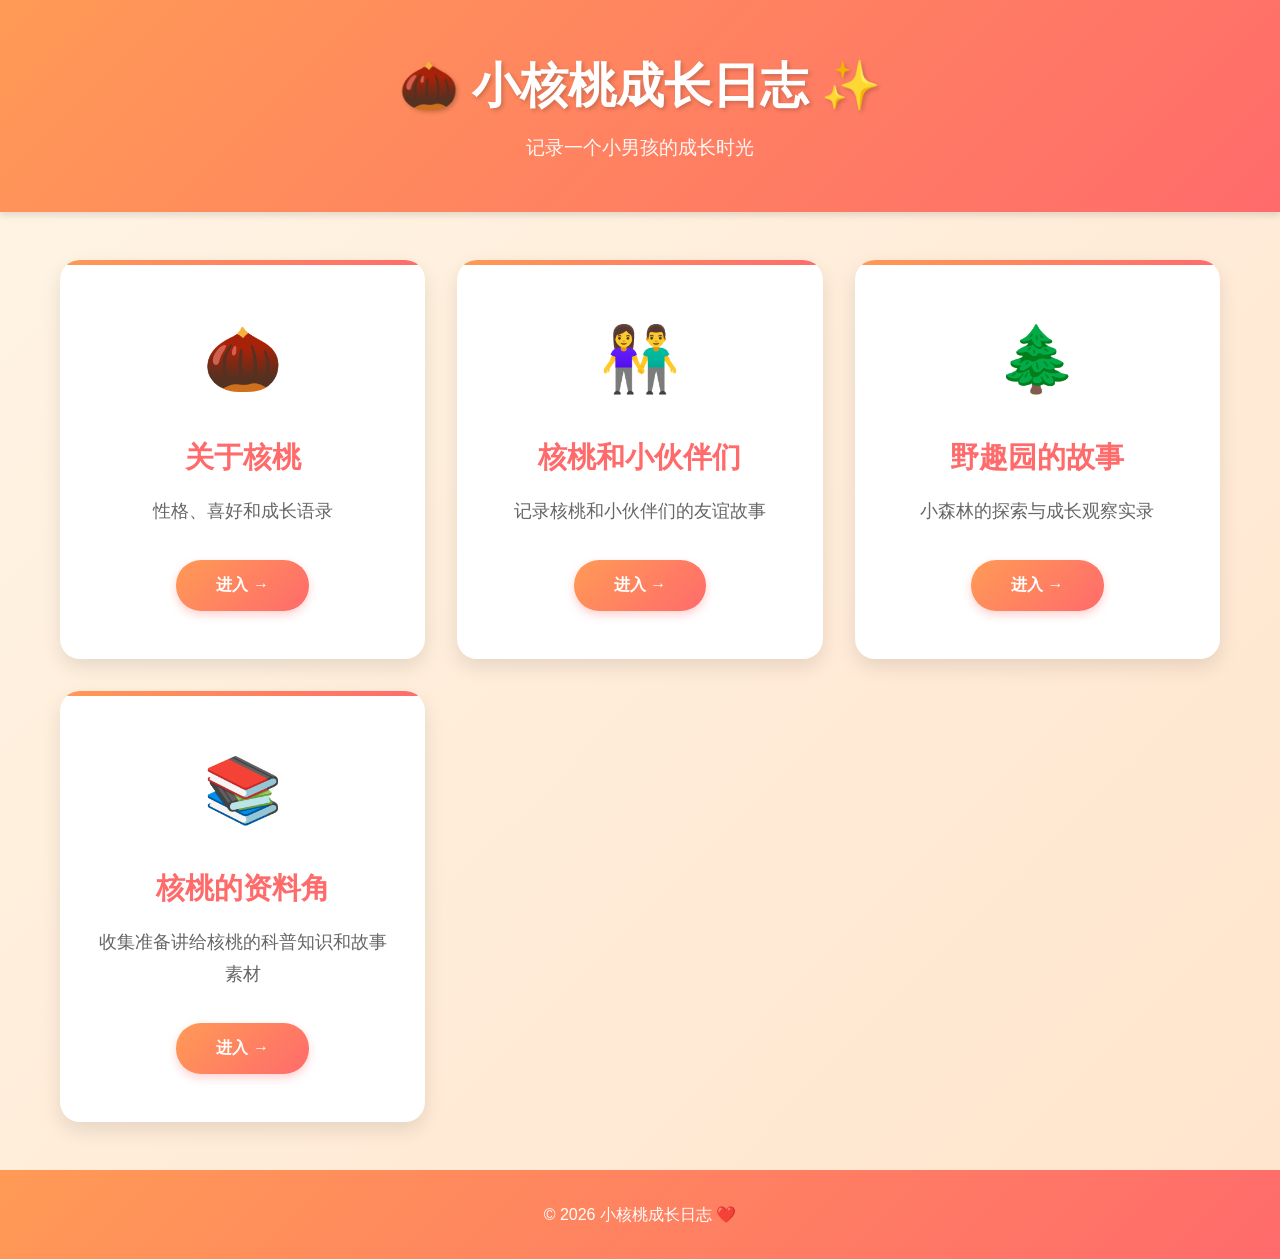
<file: index.html>
<!DOCTYPE html>
<html lang="zh-CN">
<head>
    <meta charset="UTF-8">
    <meta name="viewport" content="width=device-width, initial-scale=1.0">
    <title>小核桃成长日志</title>
    <link rel="icon" href="data:image/svg+xml,<svg xmlns=%22http://www.w3.org/2000/svg%22 viewBox=%220 0 100 100%22><text y=%22.9em%22 font-size=%2290%22>🌰</text></svg>">
    <link rel="stylesheet" href="style.css">
</head>
<body>
    <header>
        <div class="container">
            <h1>🌰 小核桃成长日志 ✨</h1>
            <p class="subtitle">记录一个小男孩的成长时光</p>
        </div>
    </header>

    <main class="container">
        <!-- 导航卡片 -->
        <section class="nav-cards">
            <div class="nav-card">
                <div class="nav-card-icon">🌰</div>
                <h2>关于核桃</h2>
                <p class="nav-card-desc">性格、喜好和成长语录</p>
                <a href="hetao.html" class="nav-card-link">进入 →</a>
            </div>

            <div class="nav-card">
                <div class="nav-card-icon">👫</div>
                <h2>核桃和小伙伴们</h2>
                <p class="nav-card-desc">记录核桃和小伙伴们的友谊故事</p>
                <a href="friends.html" class="nav-card-link">进入 →</a>
            </div>

            <div class="nav-card">
                <div class="nav-card-icon">🌲</div>
                <h2>野趣园的故事</h2>
                <p class="nav-card-desc">小森林的探索与成长观察实录</p>
                <a href="yequyuan.html" class="nav-card-link">进入 →</a>
            </div>

            <div class="nav-card">
                <div class="nav-card-icon">📚</div>
                <h2>核桃的资料角</h2>
                <p class="nav-card-desc">收集准备讲给核桃的科普知识和故事素材</p>
                <a href="resources.html" class="nav-card-link">进入 →</a>
            </div>
        </section>
    </main>

    <footer>
        <div class="container">
            <p>&copy; 2026 小核桃成长日志 ❤️</p>
        </div>
    </footer>
</body>
</html>
</file>
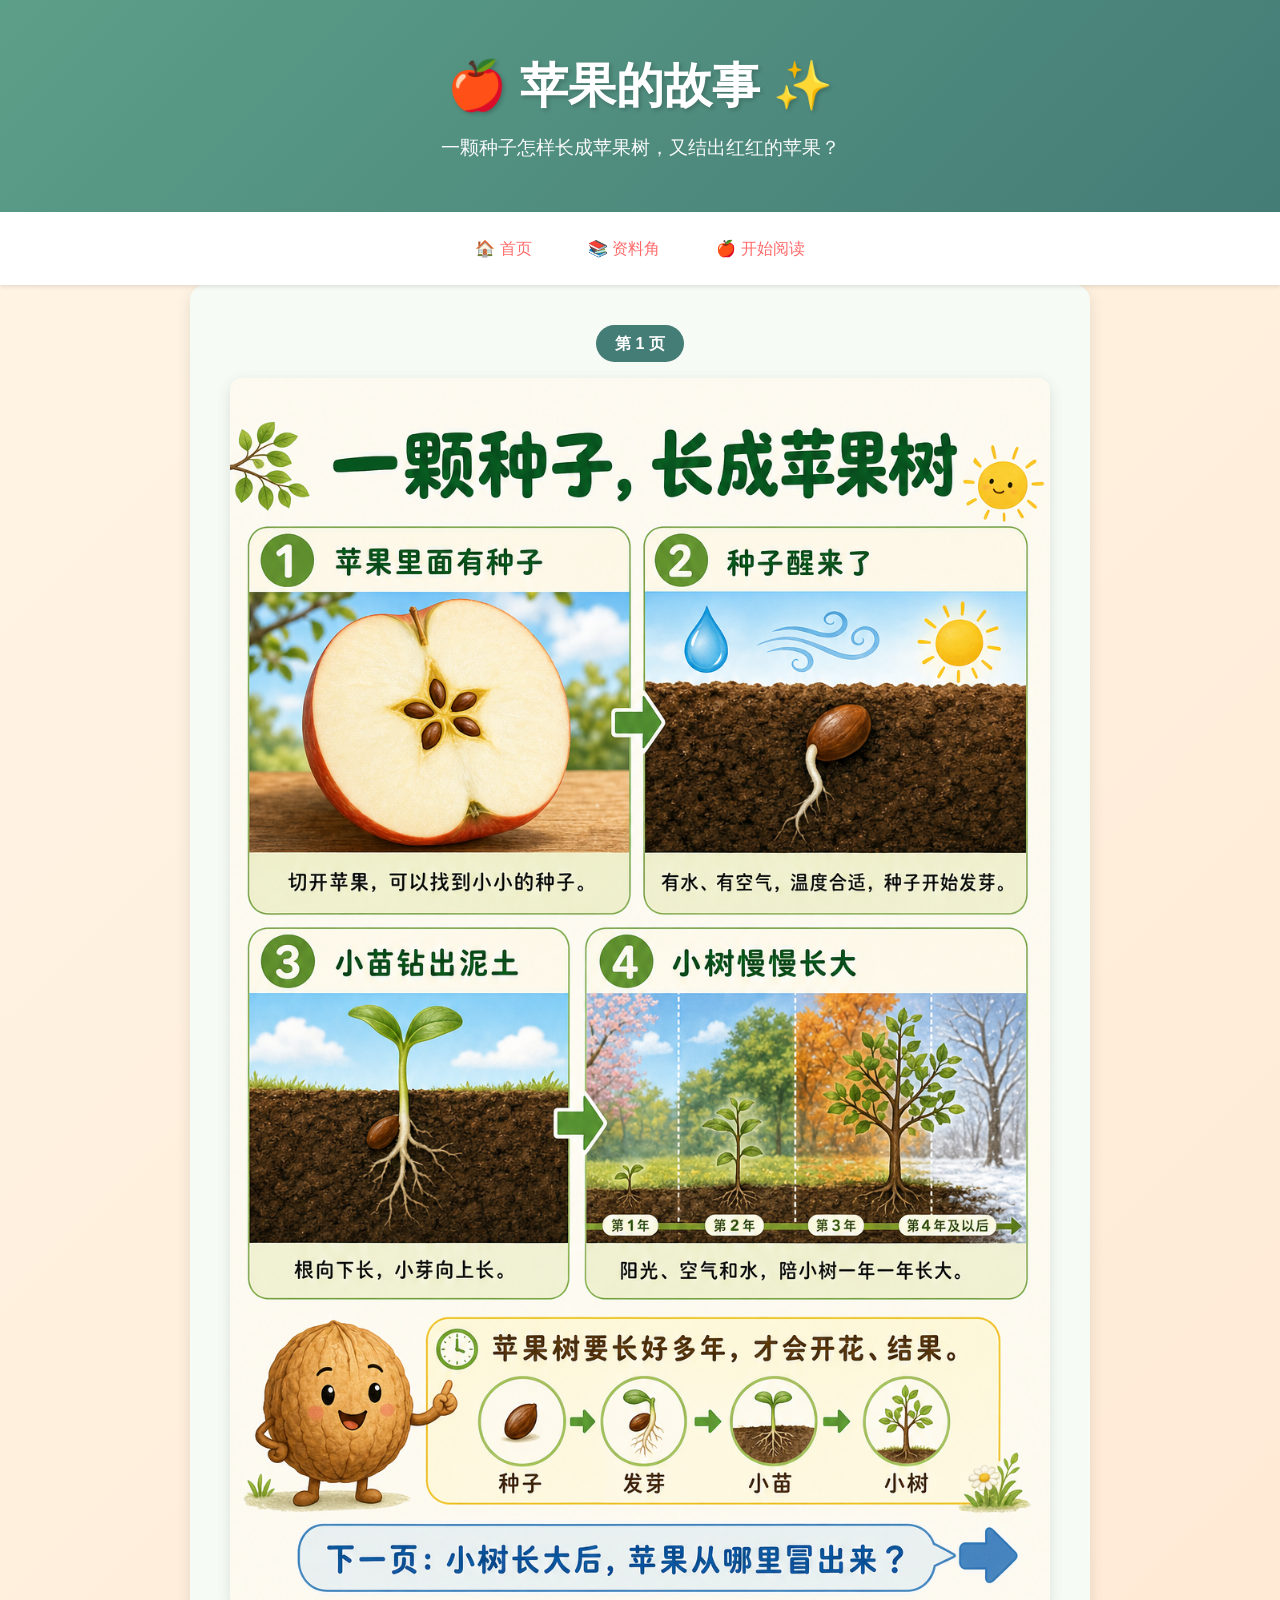
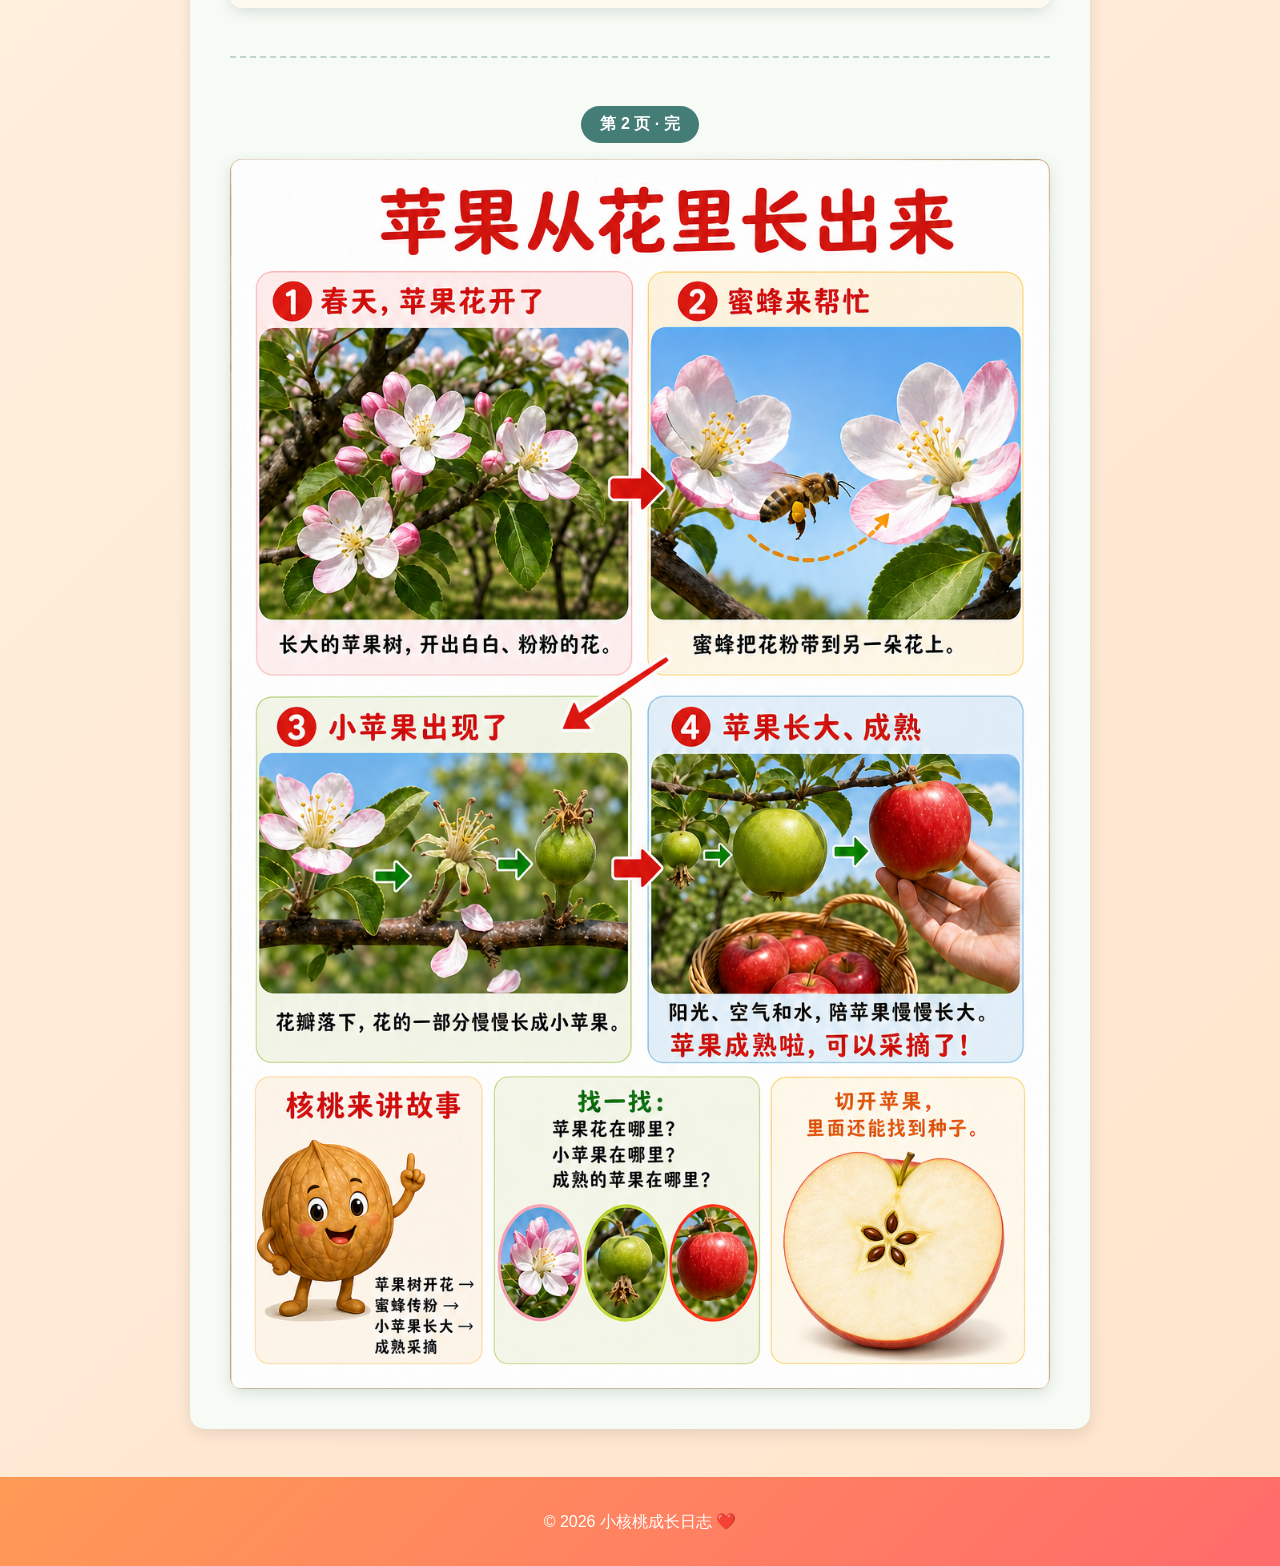
<file: apple-story.html>
<!DOCTYPE html>
<html lang="zh-CN">
<head>
    <meta charset="UTF-8">
    <meta name="viewport" content="width=device-width, initial-scale=1.0">
    <title>苹果的故事 - 核桃的资料角</title>
    <link rel="icon" href="data:image/svg+xml,<svg xmlns=%22http://www.w3.org/2000/svg%22 viewBox=%220 0 100 100%22><text y=%22.9em%22 font-size=%2290%22>🍎</text></svg>">
    <link rel="stylesheet" href="style.css">
</head>
<body>
    <header class="resources-header">
        <div class="container">
            <h1>🍎 苹果的故事 ✨</h1>
            <p class="subtitle">一颗种子怎样长成苹果树，又结出红红的苹果？</p>
        </div>
    </header>

    <nav>
        <div class="container">
            <a href="index.html">🏠 首页</a>
            <a href="resources.html">📚 资料角</a>
            <a href="#story">🍎 开始阅读</a>
        </div>
    </nav>

    <main class="container">
        <section id="story" class="section milk-story-pages">
            <div class="story-page">
                <div class="story-page-number">第 1 页</div>
                <img src="image/resources/apple-story-page-1.png" alt="一颗苹果种子发芽、钻出泥土并经过多年长成苹果树的儿童科普海报" class="resource-item-image">
            </div>
            <div class="story-page">
                <div class="story-page-number">第 2 页 · 完</div>
                <img src="image/resources/apple-story-page-2.png" alt="苹果树开花、蜜蜂传粉、小苹果出现并逐渐长大成熟的儿童科普海报" class="resource-item-image" loading="lazy">
            </div>
        </section>
    </main>

    <footer>
        <div class="container">
            <p>&copy; 2026 小核桃成长日志 ❤️</p>
        </div>
    </footer>
</body>
</html>
</file>
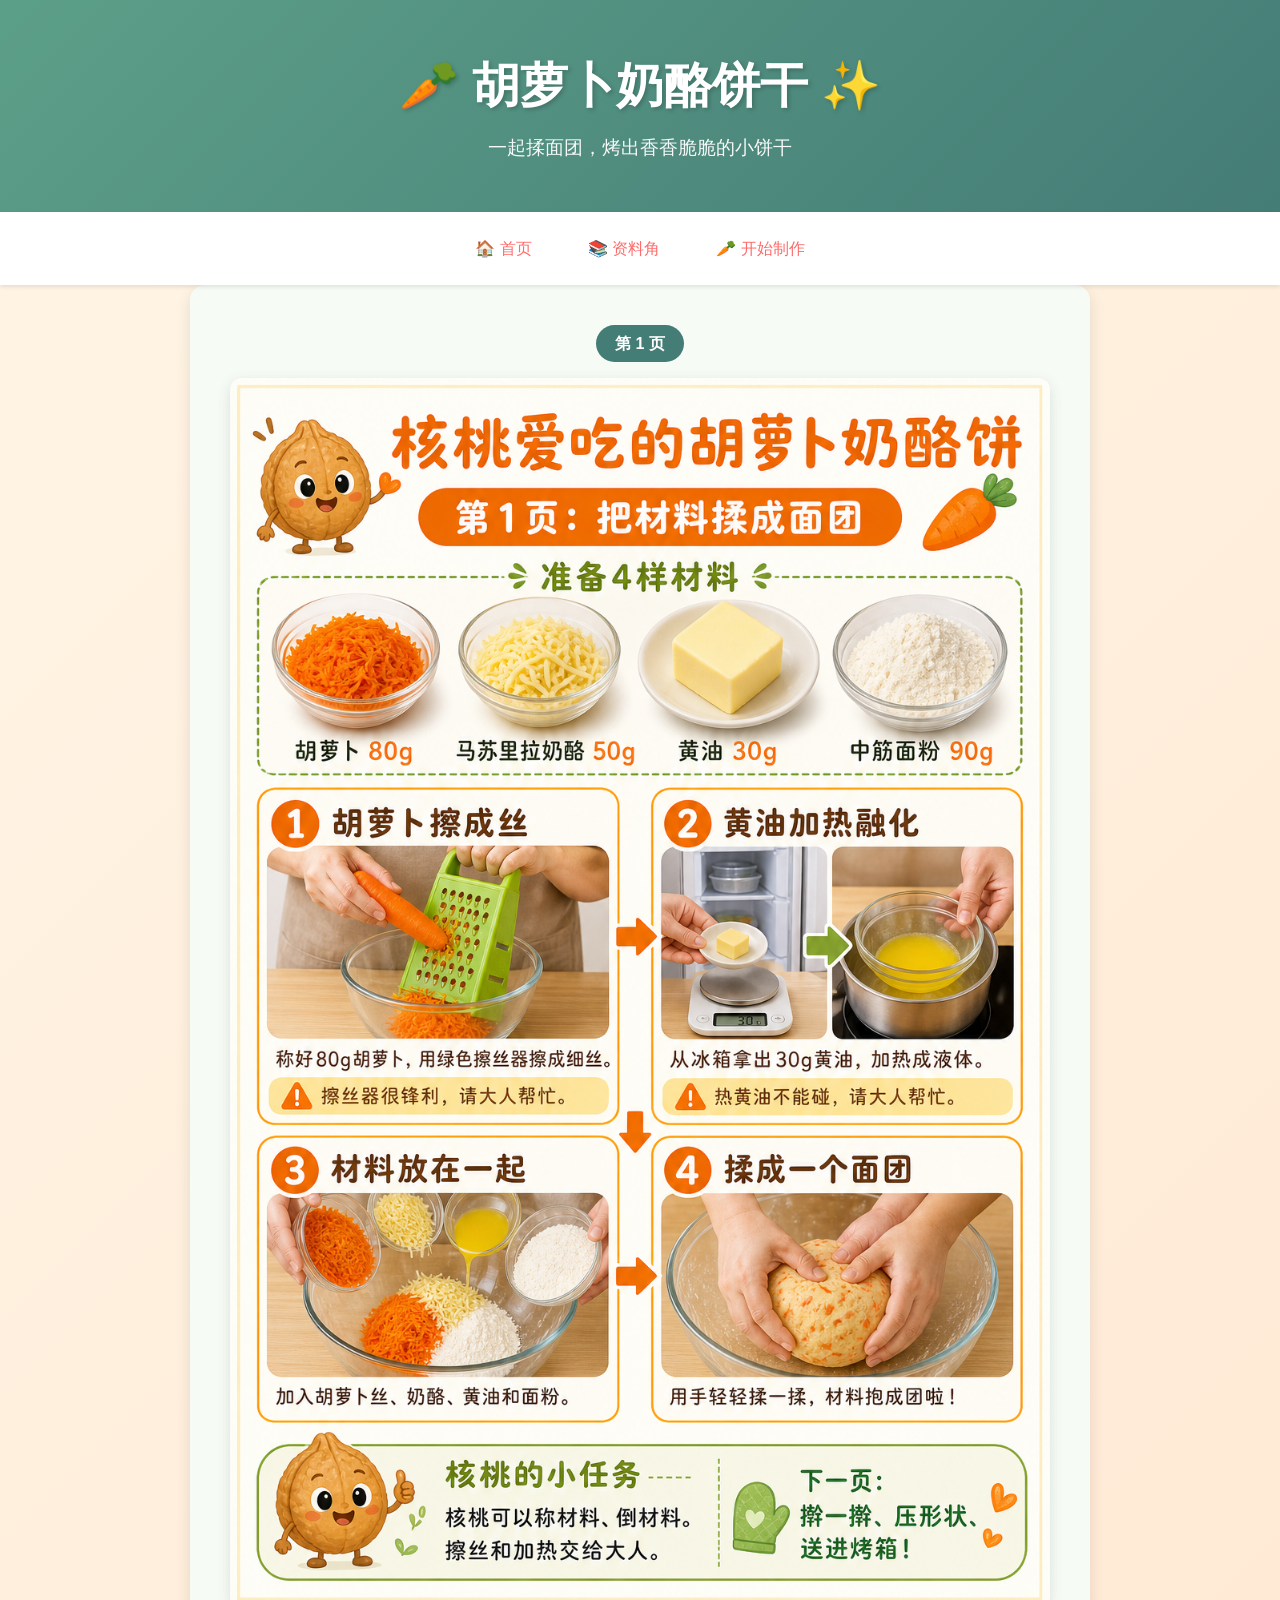
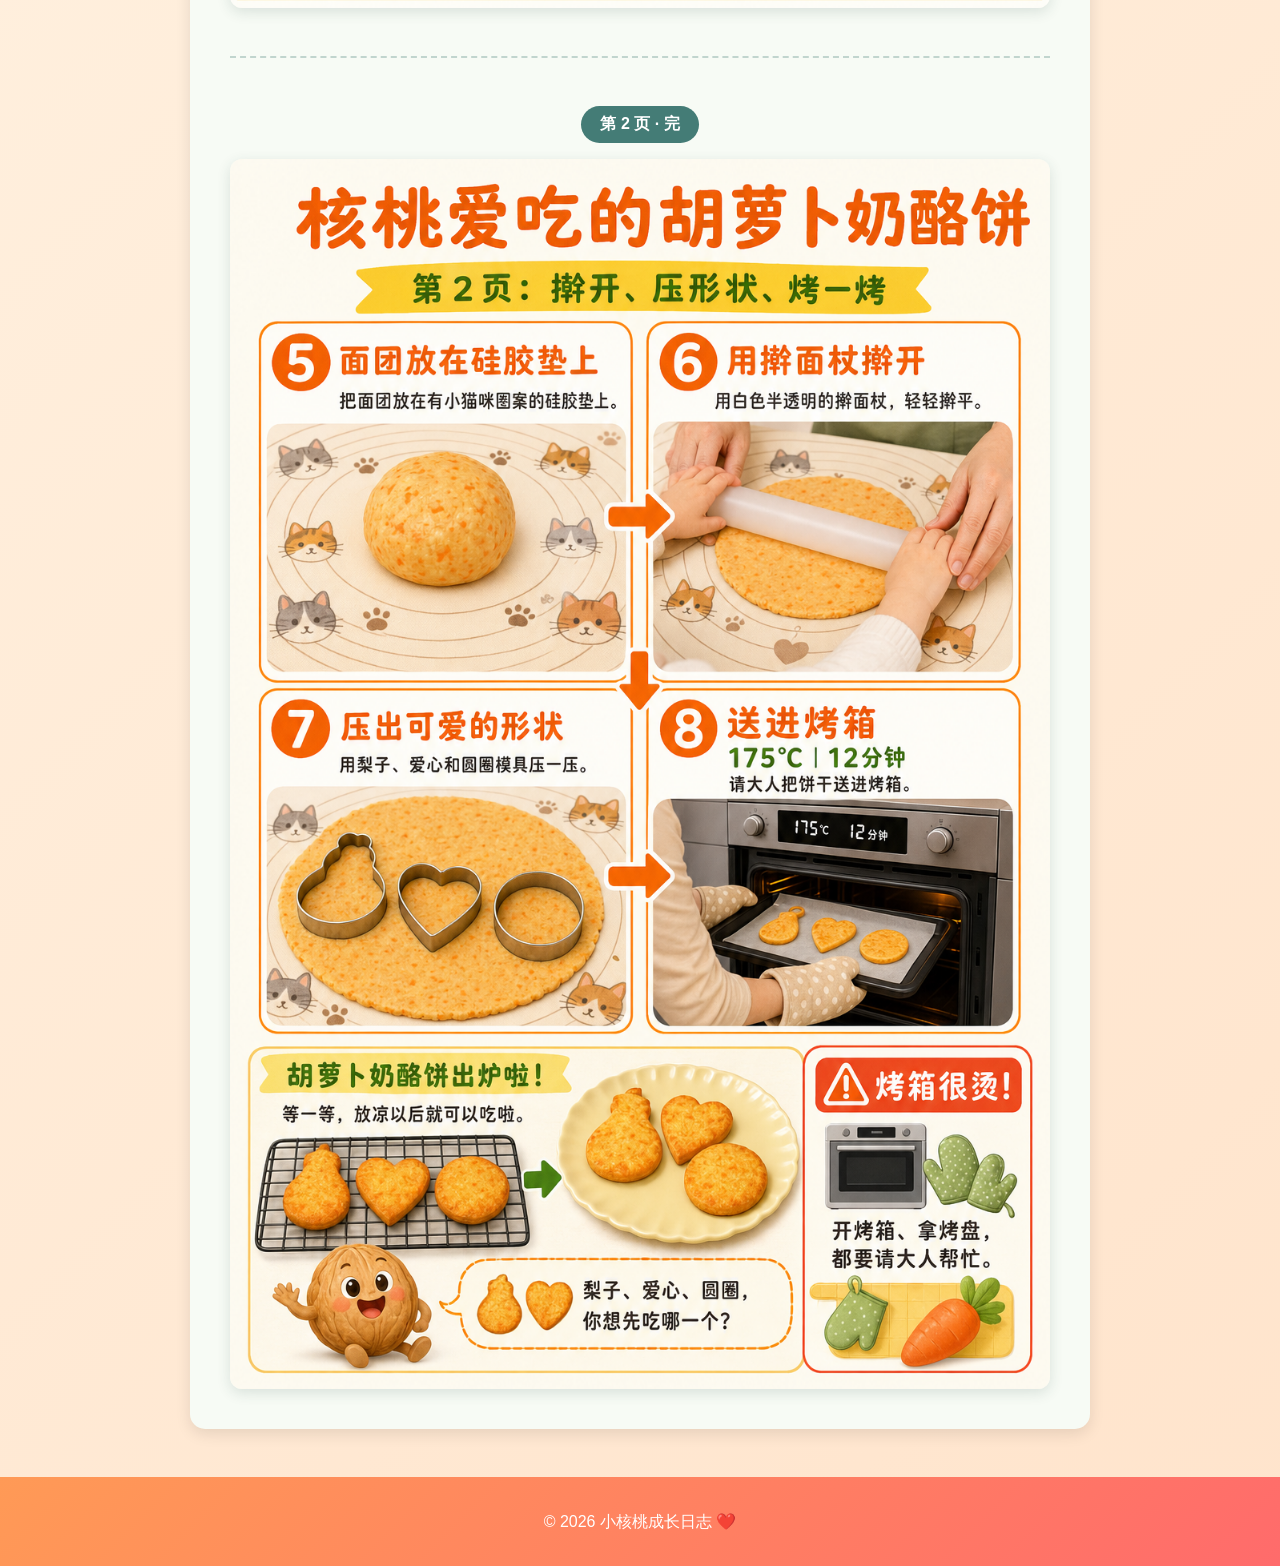
<file: carrot-cheese-cookie.html>
<!DOCTYPE html>
<html lang="zh-CN">
<head>
    <meta charset="UTF-8">
    <meta name="viewport" content="width=device-width, initial-scale=1.0">
    <title>胡萝卜奶酪饼干 - 核桃的资料角</title>
    <link rel="icon" href="data:image/svg+xml,<svg xmlns=%22http://www.w3.org/2000/svg%22 viewBox=%220 0 100 100%22><text y=%22.9em%22 font-size=%2290%22>🥕</text></svg>">
    <link rel="stylesheet" href="style.css">
</head>
<body>
    <header class="resources-header">
        <div class="container">
            <h1>🥕 胡萝卜奶酪饼干 ✨</h1>
            <p class="subtitle">一起揉面团，烤出香香脆脆的小饼干</p>
        </div>
    </header>

    <nav>
        <div class="container">
            <a href="index.html">🏠 首页</a>
            <a href="resources.html">📚 资料角</a>
            <a href="#recipe">🥕 开始制作</a>
        </div>
    </nav>

    <main class="container">
        <section id="recipe" class="section milk-story-pages">
            <div class="story-page">
                <div class="story-page-number">第 1 页</div>
                <img src="image/resources/carrot-cheese-cookie-page-1.png" alt="胡萝卜奶酪饼干食谱第1页：准备胡萝卜、奶酪、黄油和面粉，并将材料揉成面团" class="resource-item-image">
            </div>
            <div class="story-page">
                <div class="story-page-number">第 2 页 · 完</div>
                <img src="image/resources/carrot-cheese-cookie-page-2.png" alt="胡萝卜奶酪饼干食谱第2页：擀开面团、压出形状、送入烤箱并放凉" class="resource-item-image" loading="lazy">
            </div>
        </section>
    </main>

    <footer>
        <div class="container">
            <p>&copy; 2026 小核桃成长日志 ❤️</p>
        </div>
    </footer>
</body>
</html>
</file>
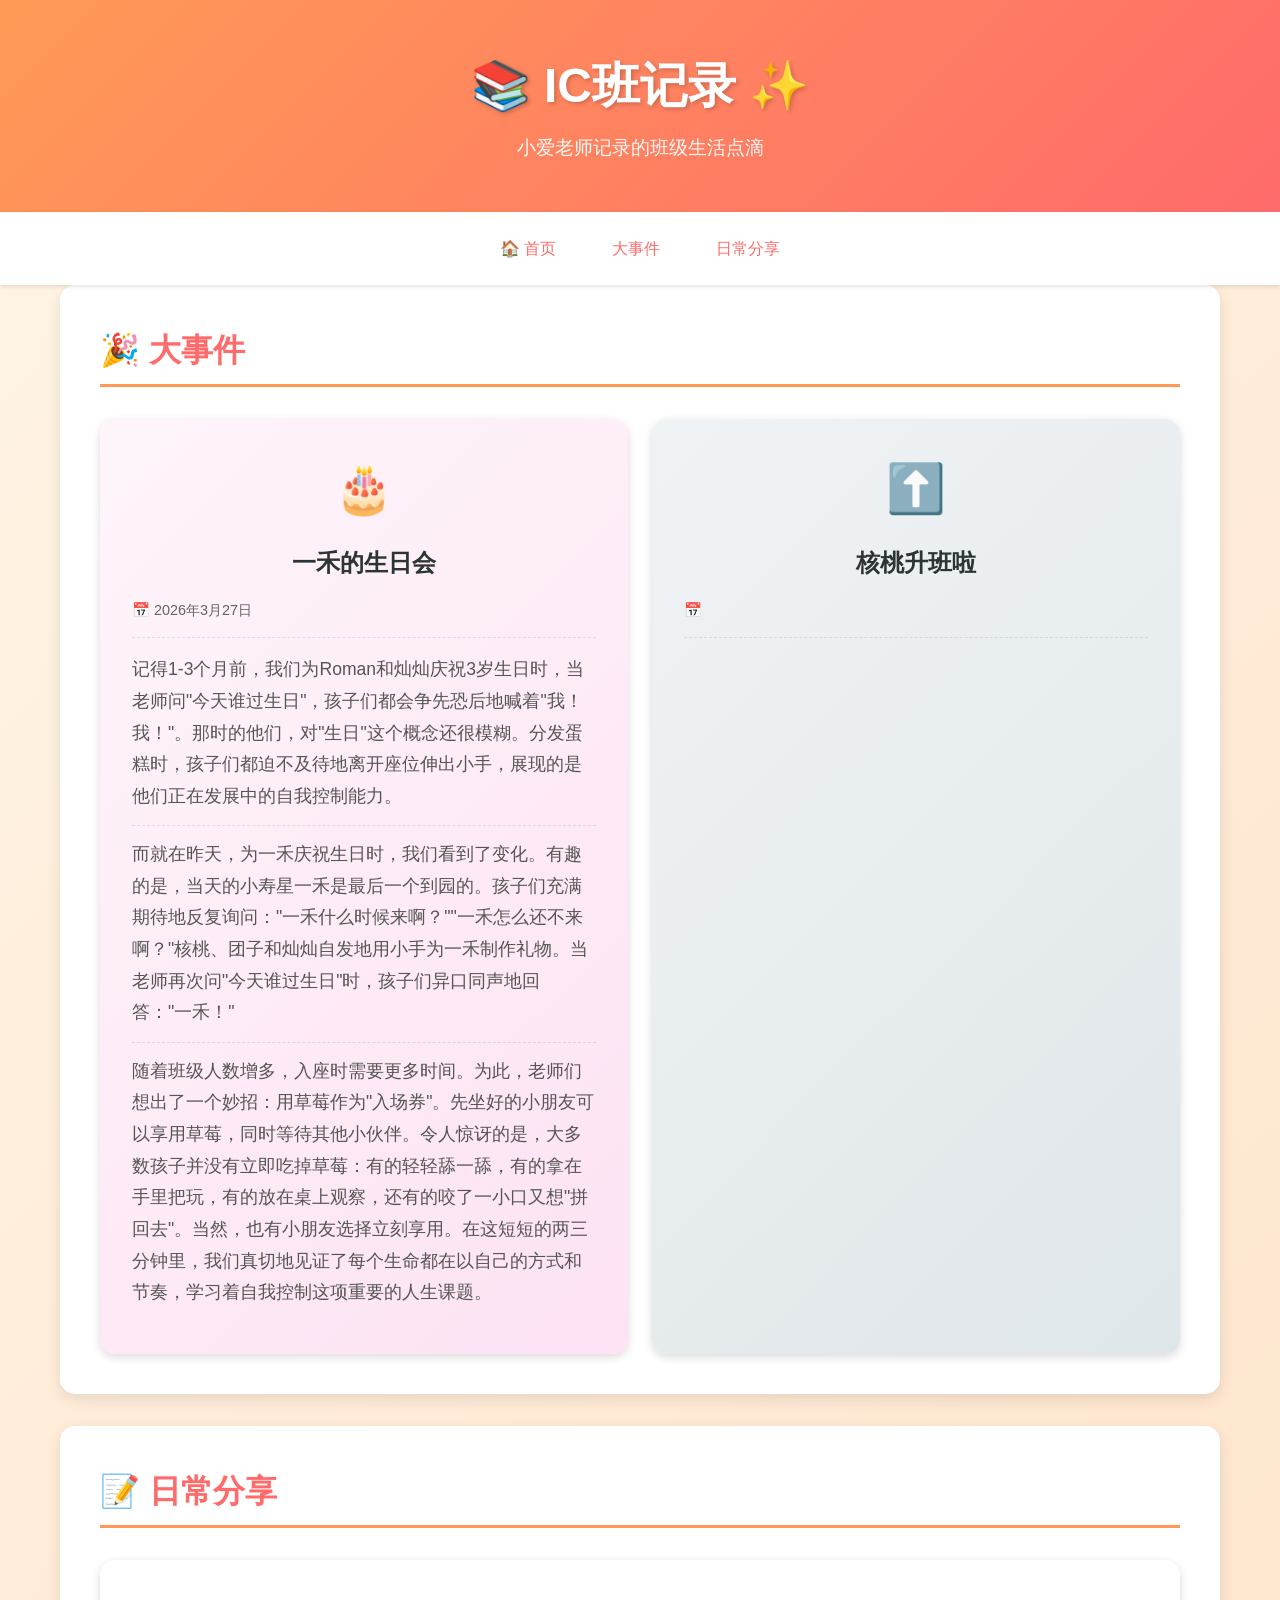
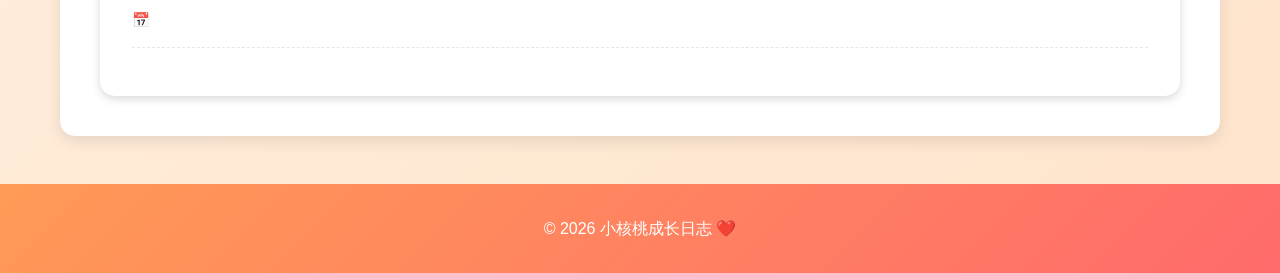
<file: ic.html>
<!DOCTYPE html>
<html lang="zh-CN">
<head>
    <meta charset="UTF-8">
    <meta name="viewport" content="width=device-width, initial-scale=1.0">
    <title>IC班记录 - 小核桃成长日志</title>
    <link rel="icon" href="data:image/svg+xml,<svg xmlns=%22http://www.w3.org/2000/svg%22 viewBox=%220 0 100 100%22><text y=%22.9em%22 font-size=%2290%22>🌰</text></svg>">
    <link rel="stylesheet" href="style.css">
</head>
<body>
    <header>
        <div class="container">
            <h1>📚 IC班记录 ✨</h1>
            <p class="subtitle">小爱老师记录的班级生活点滴</p>
        </div>
    </header>

    <nav>
        <div class="container">
            <a href="index.html">🏠 首页</a>
            <a href="#events">大事件</a>
            <a href="#daily">日常分享</a>
        </div>
    </nav>

    <main class="container">
        <section id="events" class="section">
            <h2>🎉 大事件</h2>
            <div class="grid">
                <div class="card card-delicate">
                    <div class="card-icon">🎂</div>
                    <h3>一禾的生日会</h3>
                    <p class="date">📅 2026年3月27日</p>
                    <p>记得1-3个月前，我们为Roman和灿灿庆祝3岁生日时，当老师问"今天谁过生日"，孩子们都会争先恐后地喊着"我！我！"。那时的他们，对"生日"这个概念还很模糊。分发蛋糕时，孩子们都迫不及待地离开座位伸出小手，展现的是他们正在发展中的自我控制能力。</p>
                    <p>而就在昨天，为一禾庆祝生日时，我们看到了变化。有趣的是，当天的小寿星一禾是最后一个到园的。孩子们充满期待地反复询问："一禾什么时候来啊？""一禾怎么还不来啊？"核桃、团子和灿灿自发地用小手为一禾制作礼物。当老师再次问"今天谁过生日"时，孩子们异口同声地回答："一禾！"</p>
                    <p>随着班级人数增多，入座时需要更多时间。为此，老师们想出了一个妙招：用草莓作为"入场券"。先坐好的小朋友可以享用草莓，同时等待其他小伙伴。令人惊讶的是，大多数孩子并没有立即吃掉草莓：有的轻轻舔一舔，有的拿在手里把玩，有的放在桌上观察，还有的咬了一小口又想"拼回去"。当然，也有小朋友选择立刻享用。在这短短的两三分钟里，我们真切地见证了每个生命都在以自己的方式和节奏，学习着自我控制这项重要的人生课题。</p>
                </div>
                <div class="card card-simple">
                    <div class="card-icon">⬆️</div>
                    <h3>核桃升班啦</h3>
                    <p class="date">📅 <!-- 添加日期 --></p>
                    <p><!-- 添加升班的记录 --></p>
                </div>
                <!-- 在这里继续添加更多大事件 -->
            </div>
        </section>

        <section id="daily" class="section">
            <h2>📝 日常分享</h2>
            <div class="grid">
                <div class="card">
                    <h3><!-- 标题 --></h3>
                    <p class="date">📅 <!-- 日期 --></p>
                    <p><!-- 小爱老师的观察记录 --></p>
                </div>
                <!-- 在这里继续添加更多日常分享 -->
            </div>
        </section>
    </main>

    <footer>
        <div class="container">
            <p>&copy; 2026 小核桃成长日志 ❤️</p>
        </div>
    </footer>
</body>
</html>
</file>
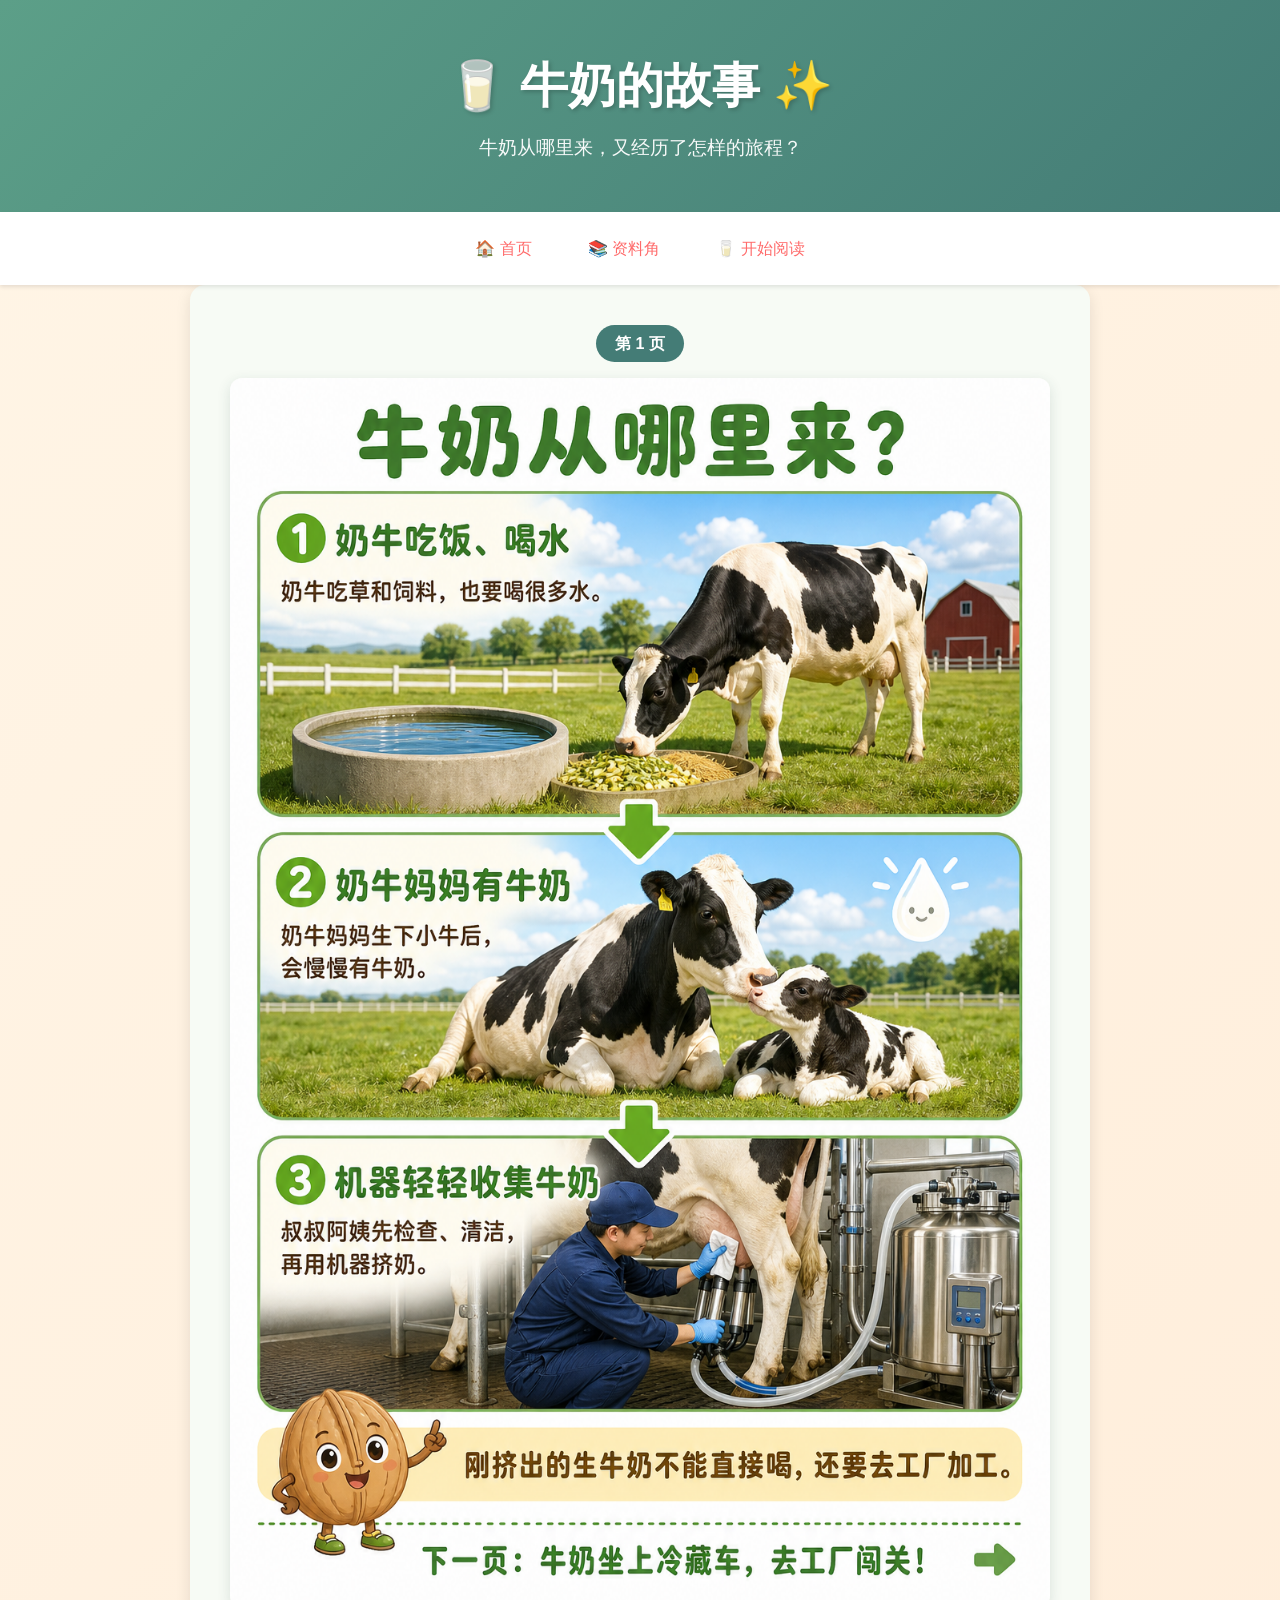
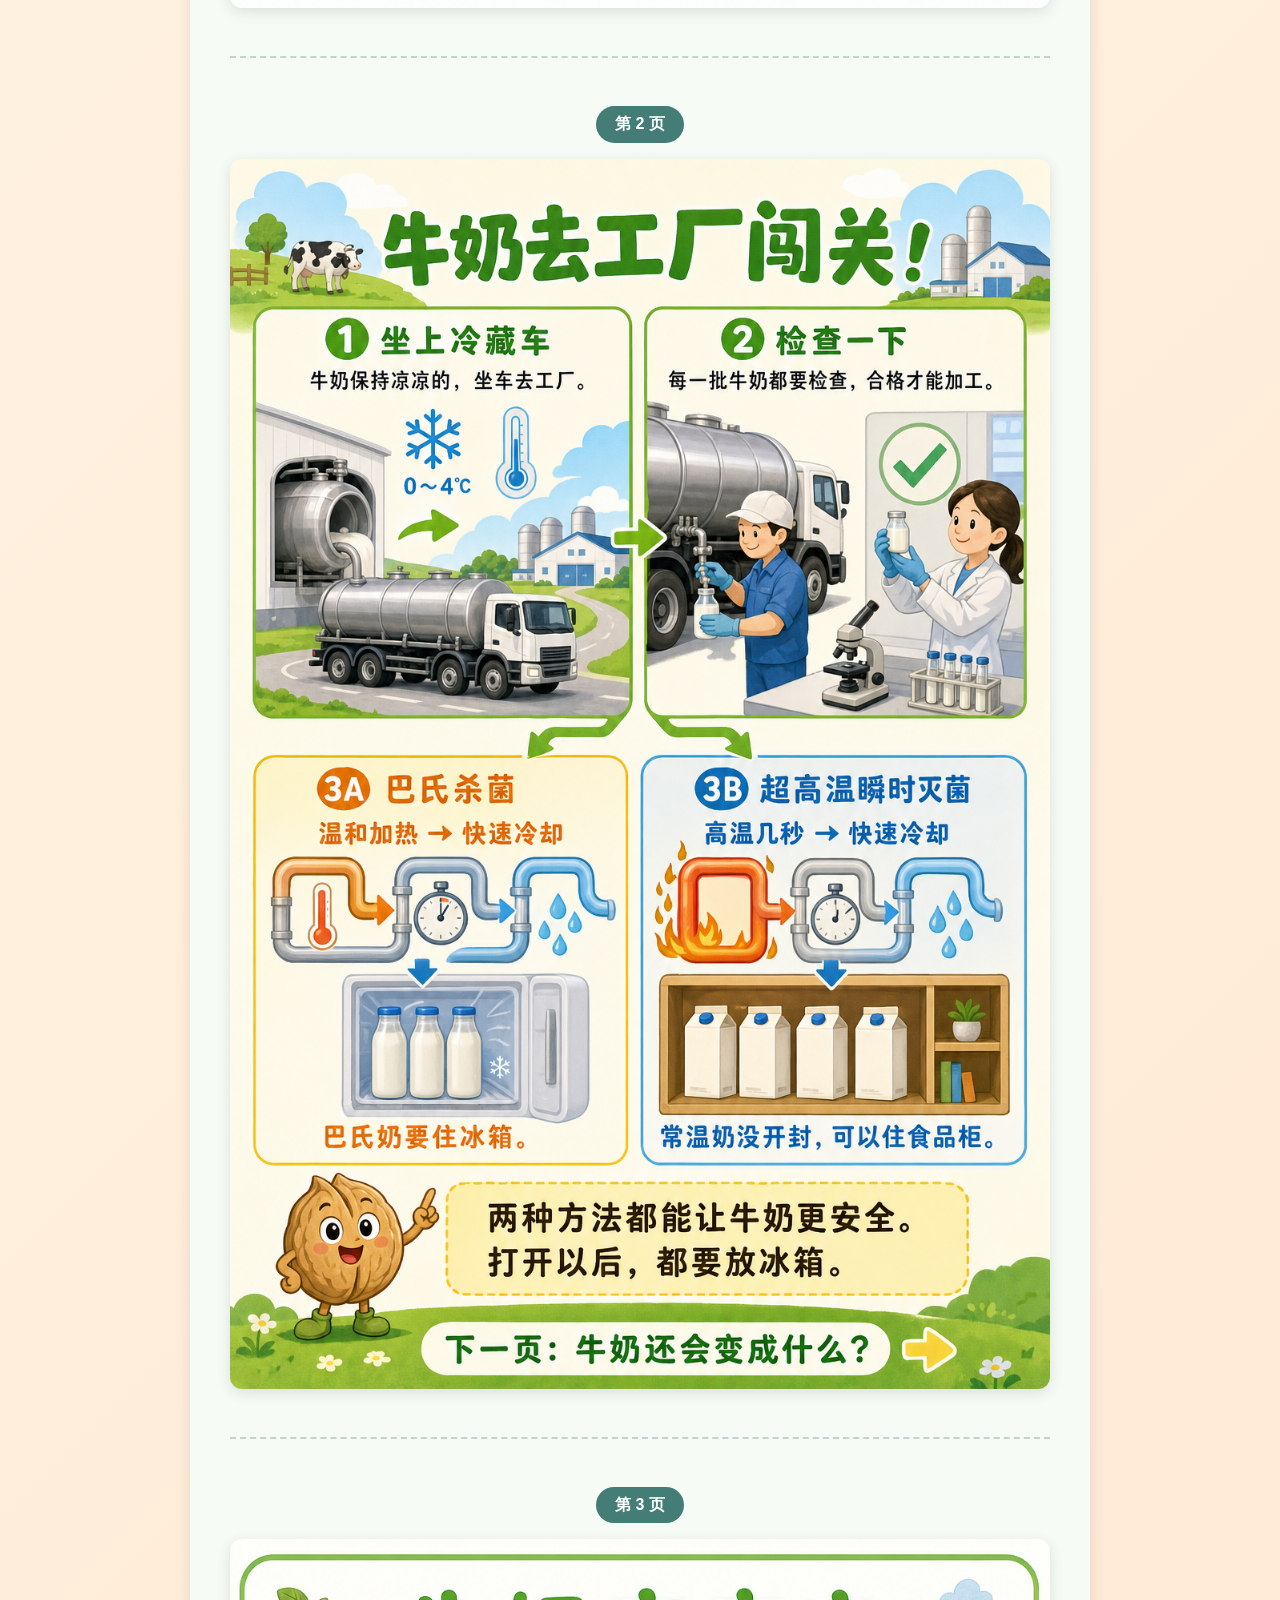
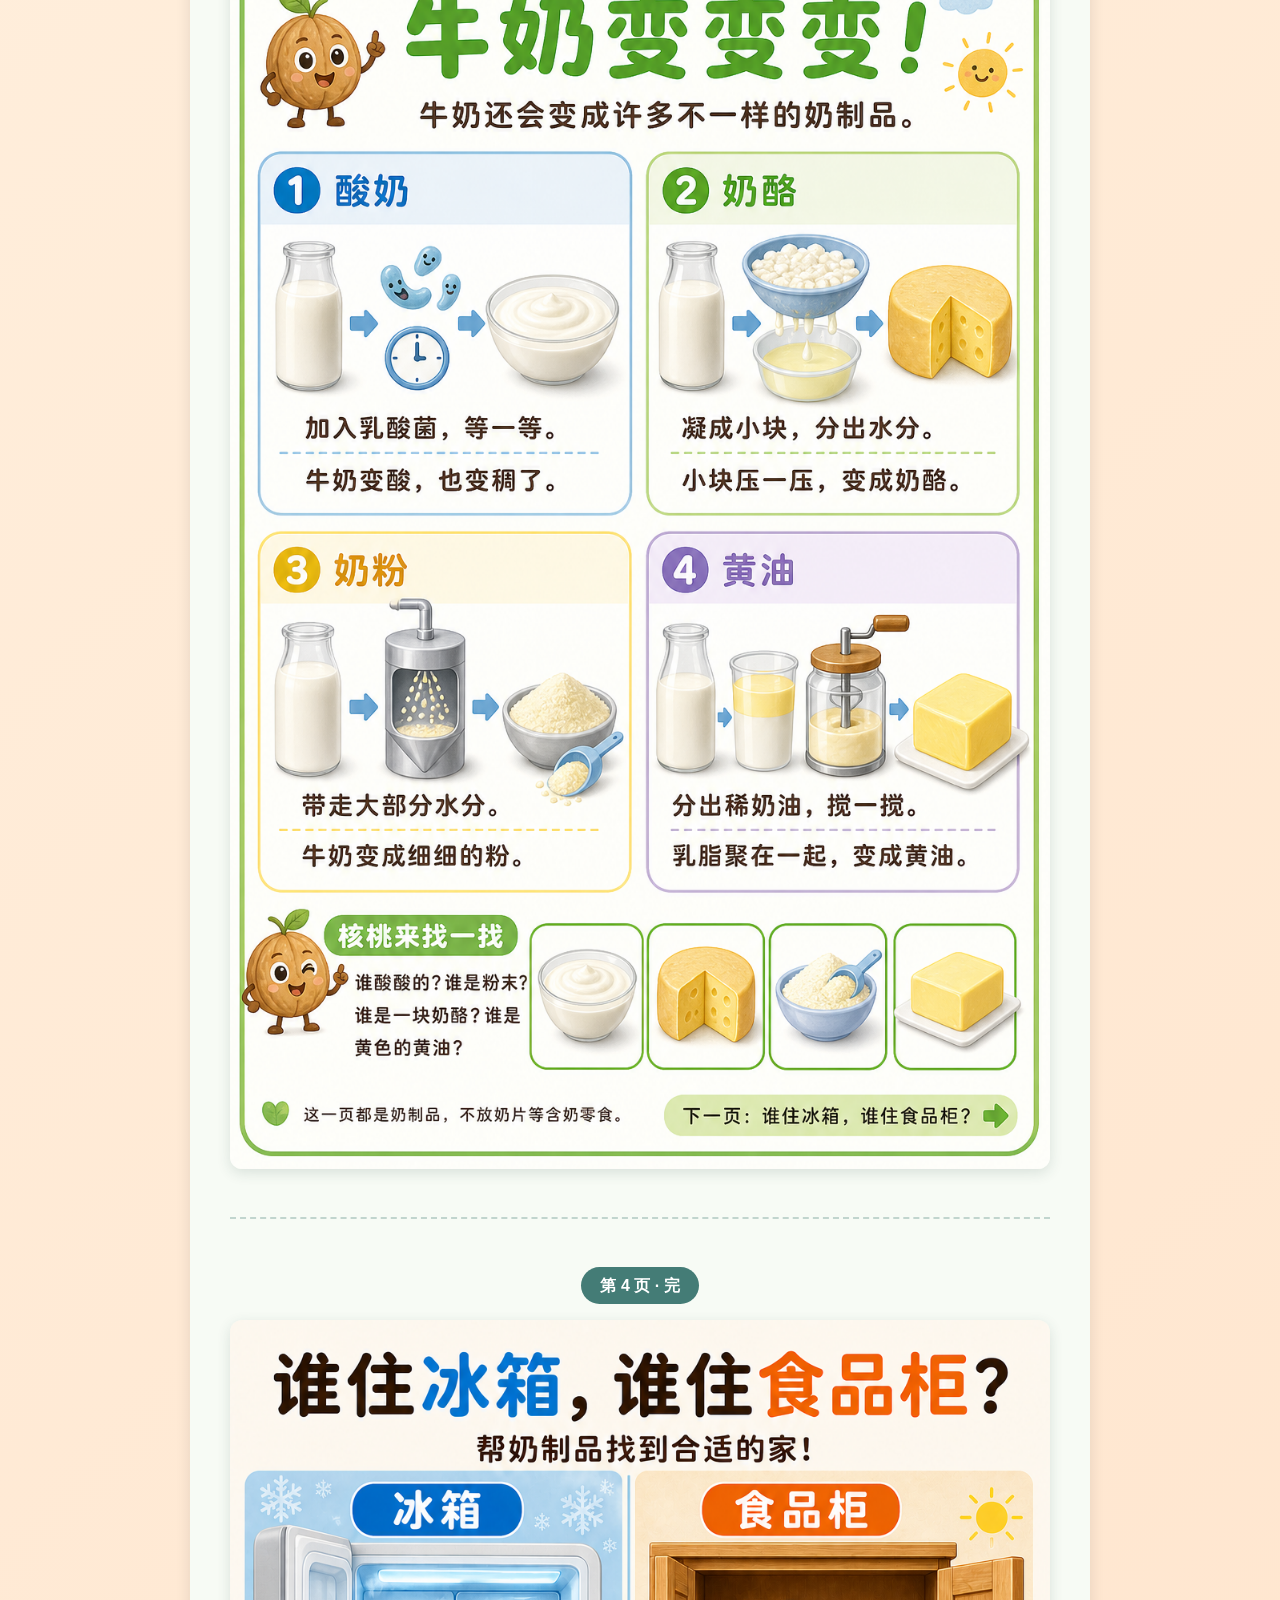
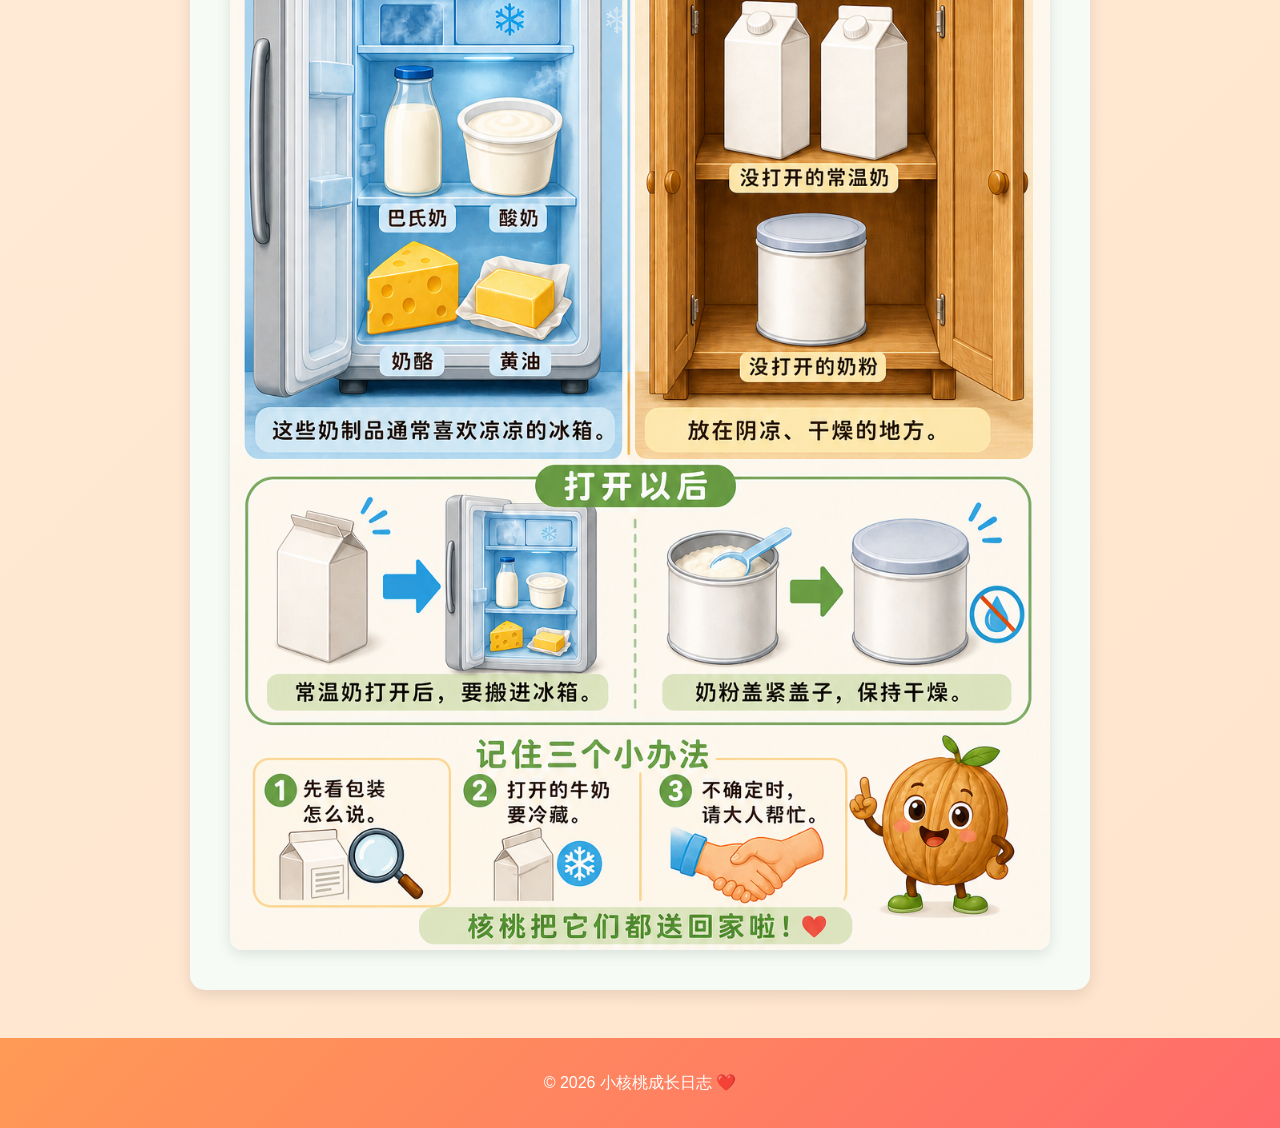
<file: milk-story.html>
<!DOCTYPE html>
<html lang="zh-CN">
<head>
    <meta charset="UTF-8">
    <meta name="viewport" content="width=device-width, initial-scale=1.0">
    <title>牛奶的故事 - 核桃的资料角</title>
    <link rel="icon" href="data:image/svg+xml,<svg xmlns=%22http://www.w3.org/2000/svg%22 viewBox=%220 0 100 100%22><text y=%22.9em%22 font-size=%2290%22>🥛</text></svg>">
    <link rel="stylesheet" href="style.css">
</head>
<body>
    <header class="resources-header">
        <div class="container">
            <h1>🥛 牛奶的故事 ✨</h1>
            <p class="subtitle">牛奶从哪里来，又经历了怎样的旅程？</p>
        </div>
    </header>

    <nav>
        <div class="container">
            <a href="index.html">🏠 首页</a>
            <a href="resources.html">📚 资料角</a>
            <a href="#story">🥛 开始阅读</a>
        </div>
    </nav>

    <main class="container">
        <section id="story" class="section milk-story-pages">
            <div class="story-page">
                <div class="story-page-number">第 1 页</div>
                <img src="image/resources/milk-story-page-1.png" alt="牛奶从哪里来：奶牛吃饭喝水、生下小牛后产奶，再由机器清洁收集牛奶的儿童科普海报" class="resource-item-image">
            </div>
            <div class="story-page">
                <div class="story-page-number">第 2 页</div>
                <img src="image/resources/milk-story-page-2.png" alt="牛奶去工厂闯关：冷藏运输、检查、巴氏杀菌和超高温瞬时灭菌的儿童科普海报" class="resource-item-image" loading="lazy">
            </div>
            <div class="story-page">
                <div class="story-page-number">第 3 页</div>
                <img src="image/resources/milk-story-page-3.png" alt="牛奶变变变：牛奶制成酸奶、奶酪、奶粉和黄油的儿童科普海报" class="resource-item-image" loading="lazy">
            </div>
            <div class="story-page">
                <div class="story-page-number">第 4 页 · 完</div>
                <img src="image/resources/milk-story-page-4.png" alt="谁住冰箱、谁住食品柜：巴氏奶、酸奶、奶酪、黄油、常温奶和奶粉的保存方法儿童科普海报" class="resource-item-image" loading="lazy">
            </div>
        </section>
    </main>

    <footer>
        <div class="container">
            <p>&copy; 2026 小核桃成长日志 ❤️</p>
        </div>
    </footer>
</body>
</html>
</file>
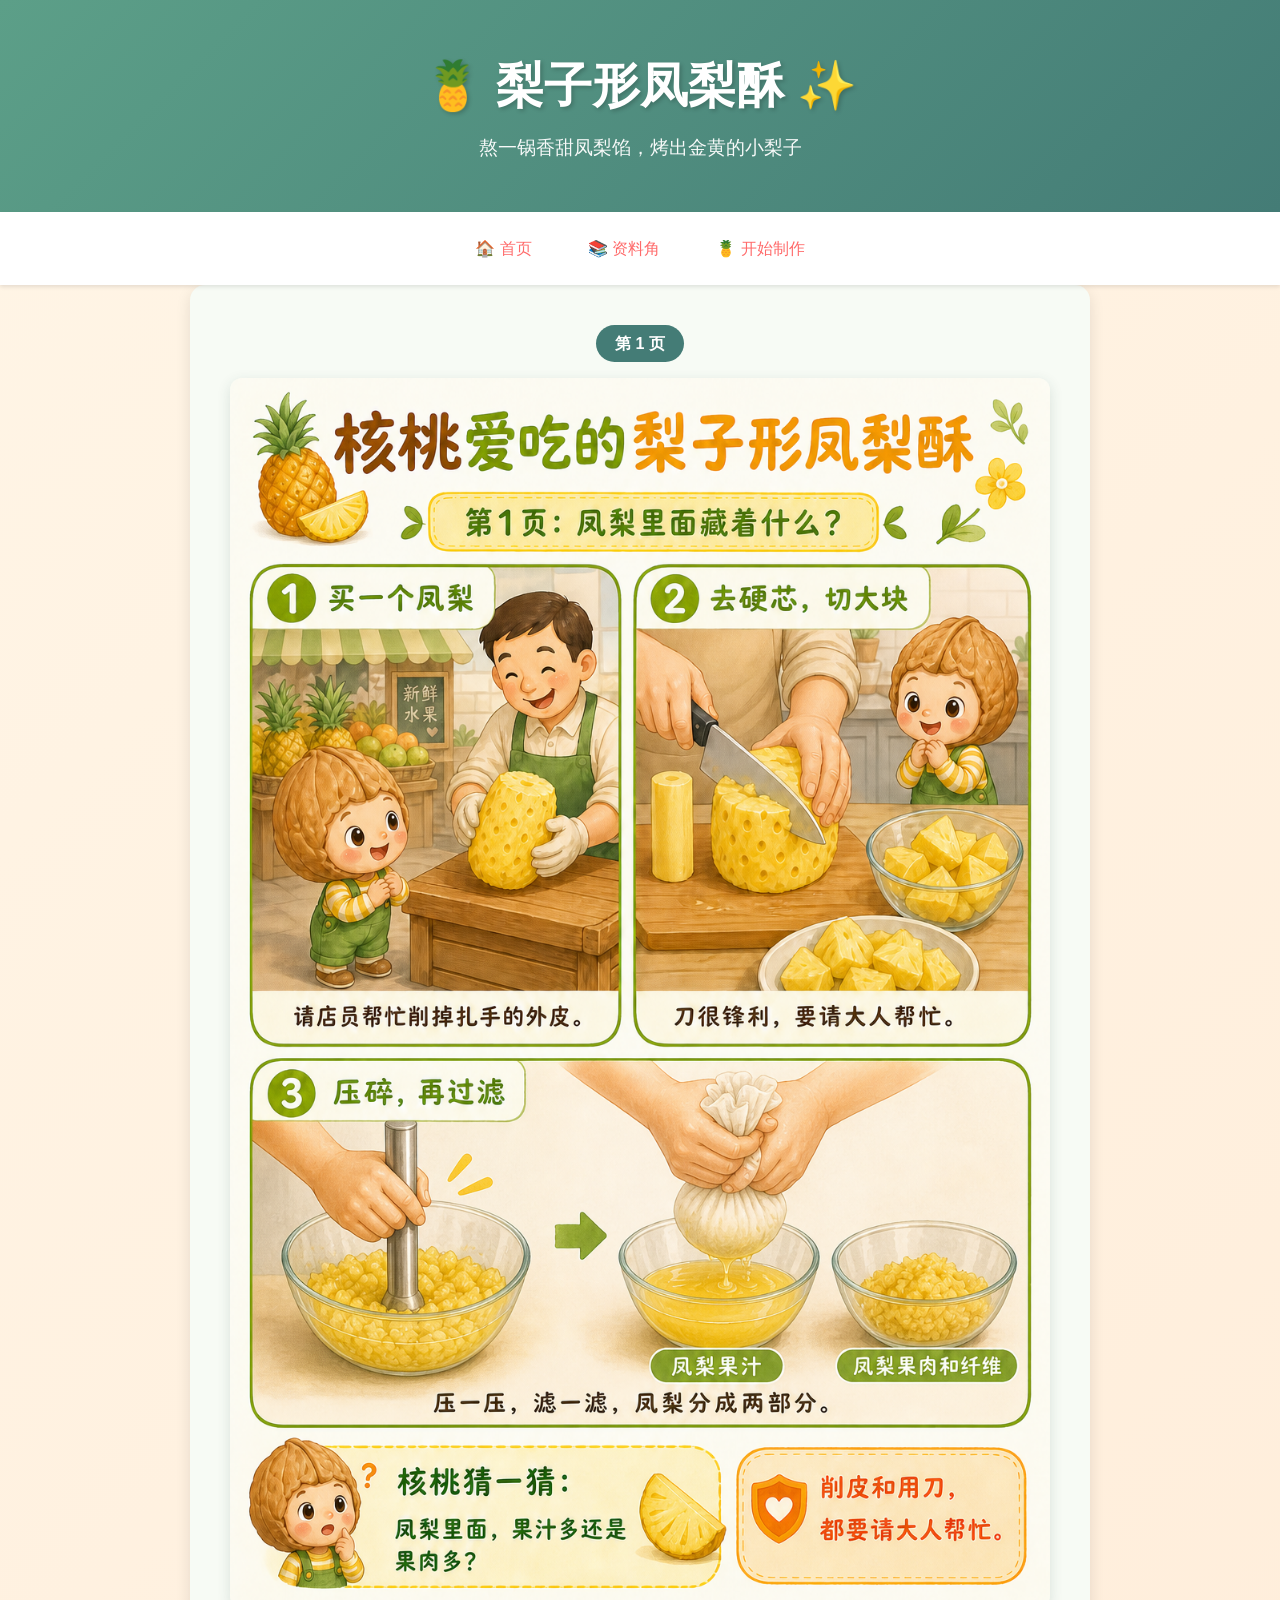
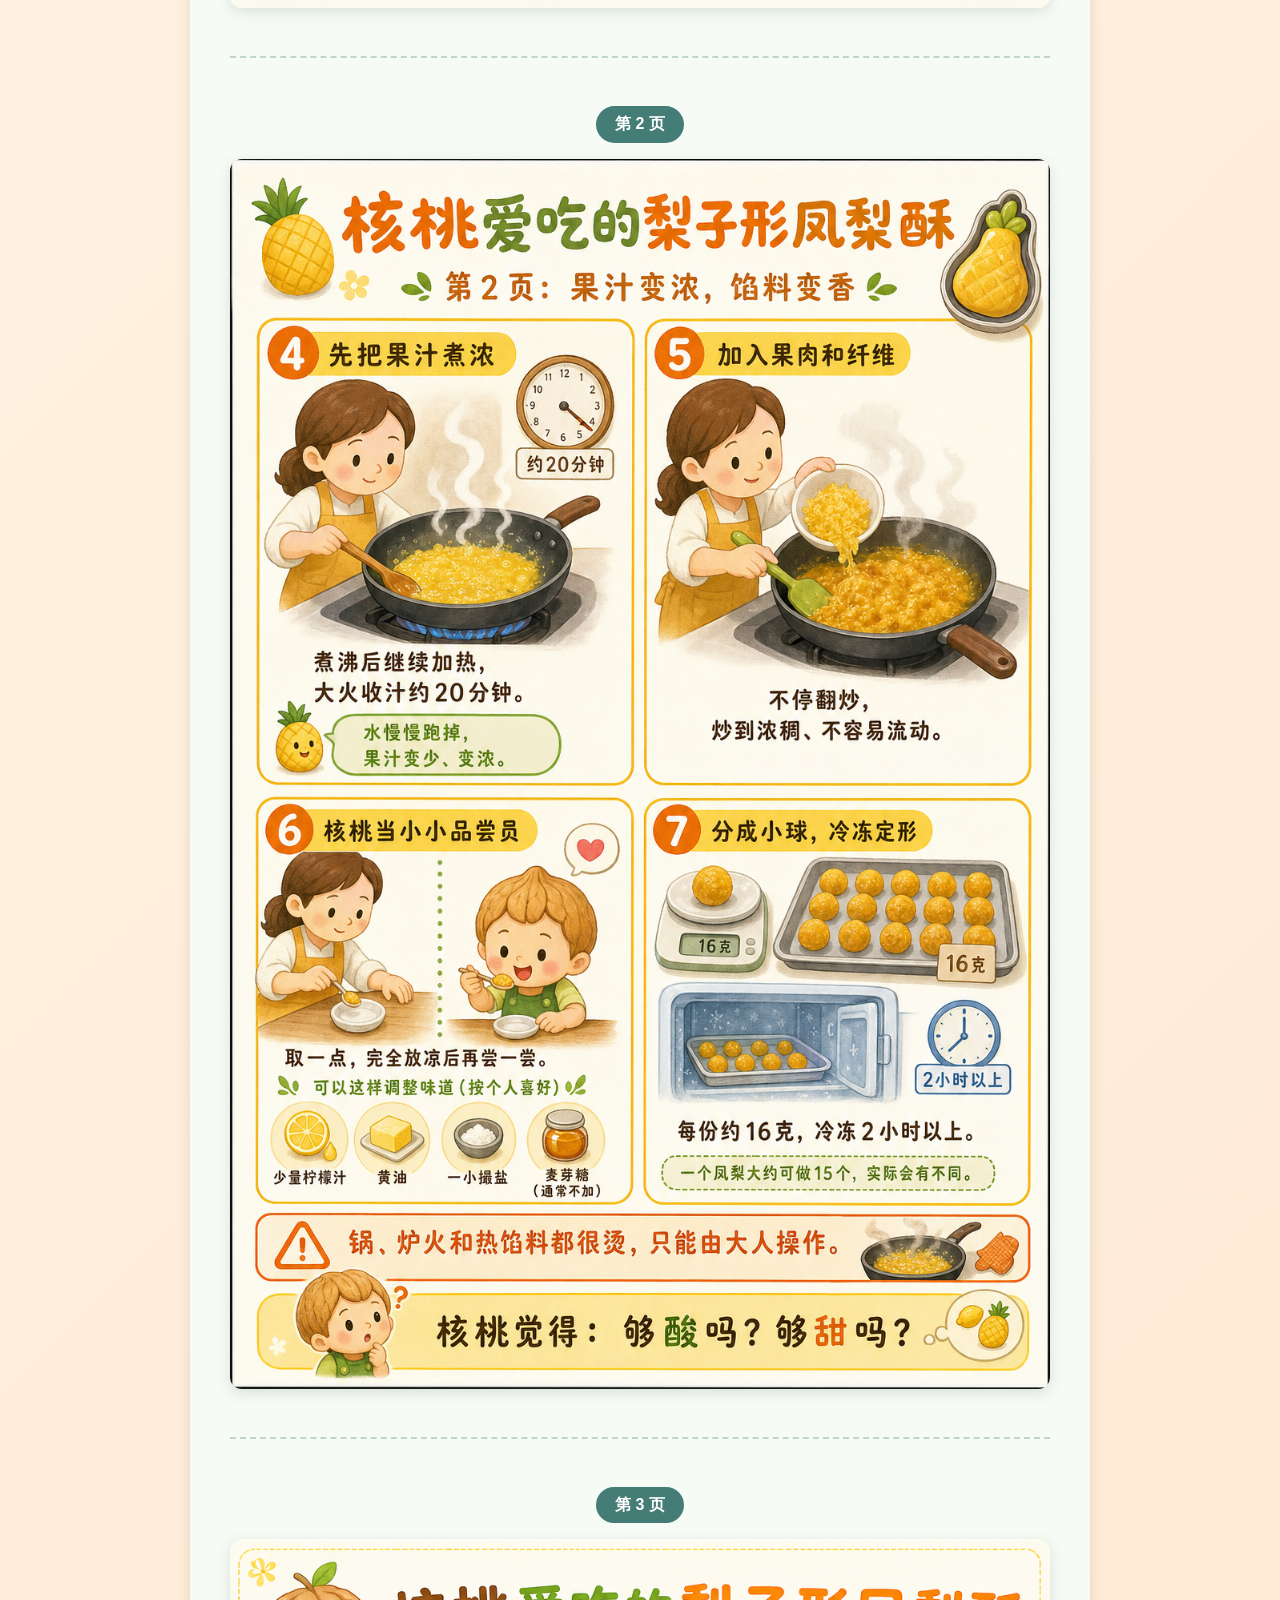
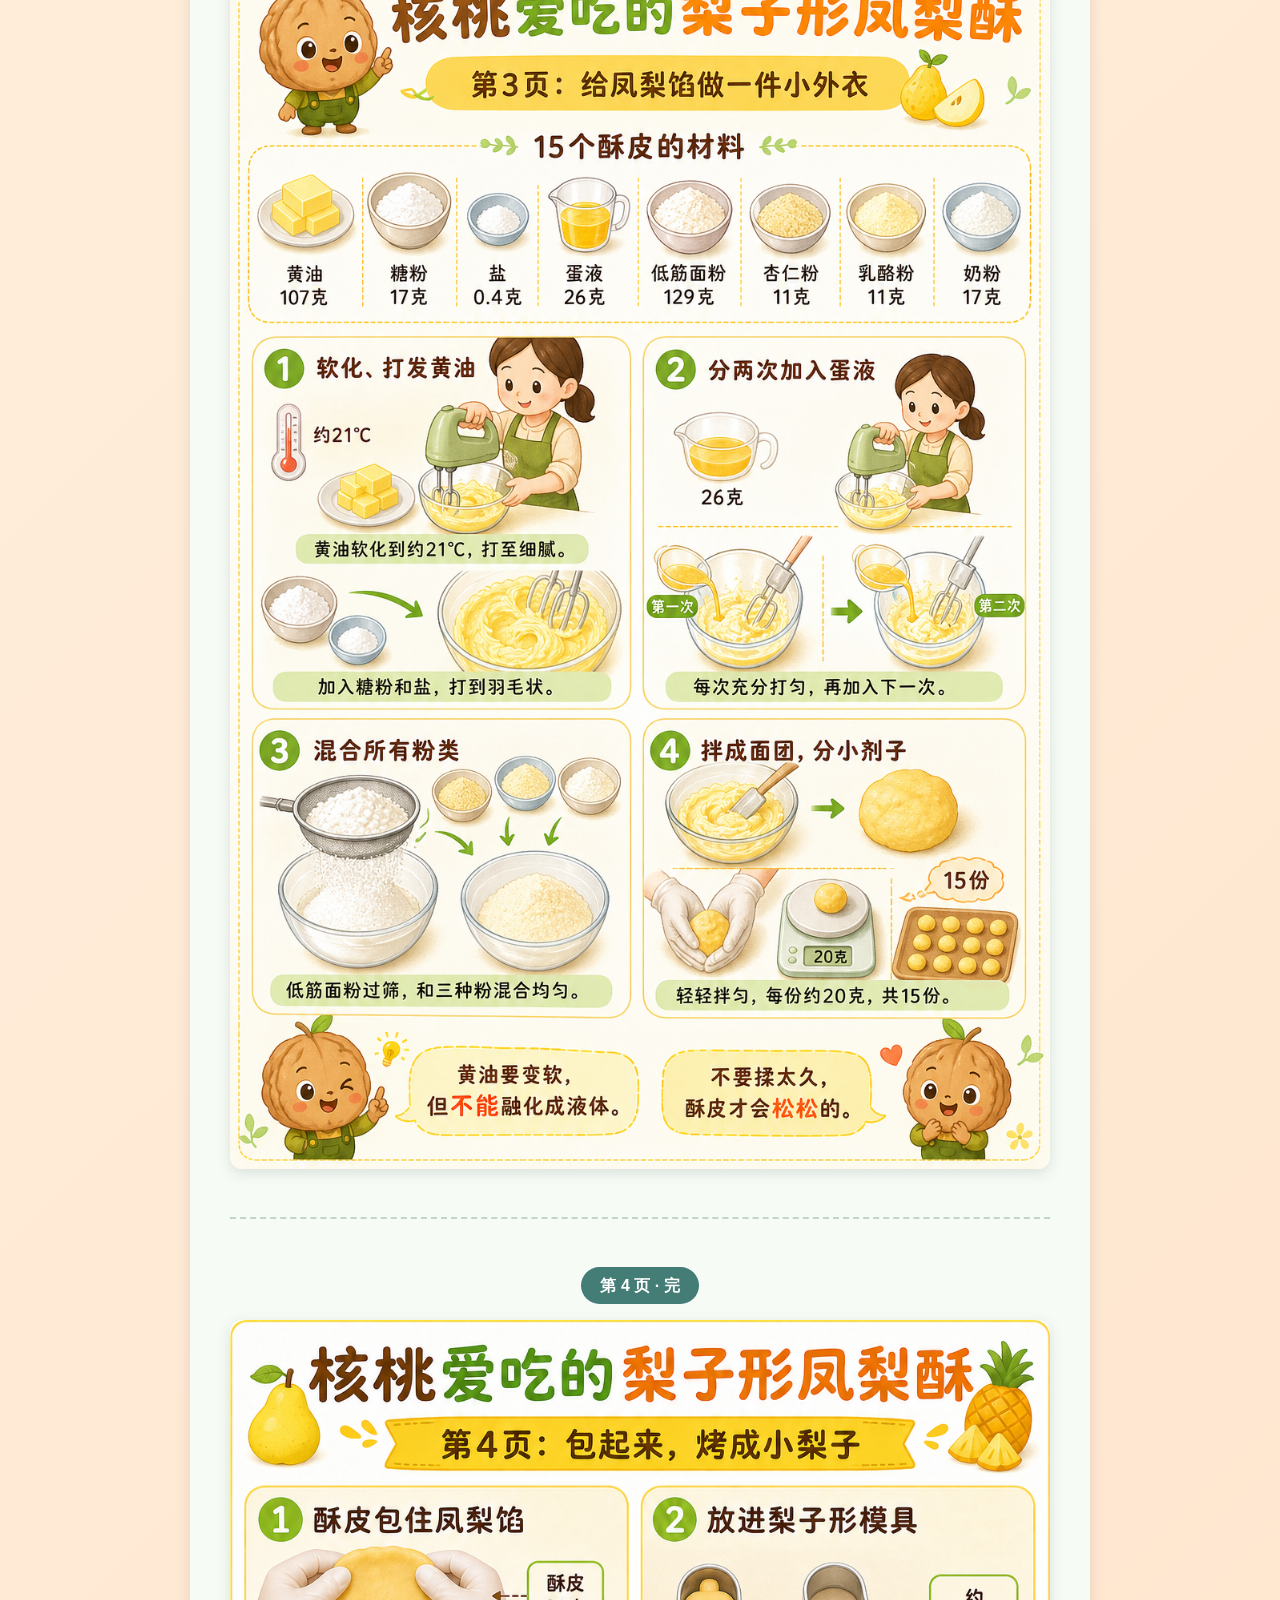
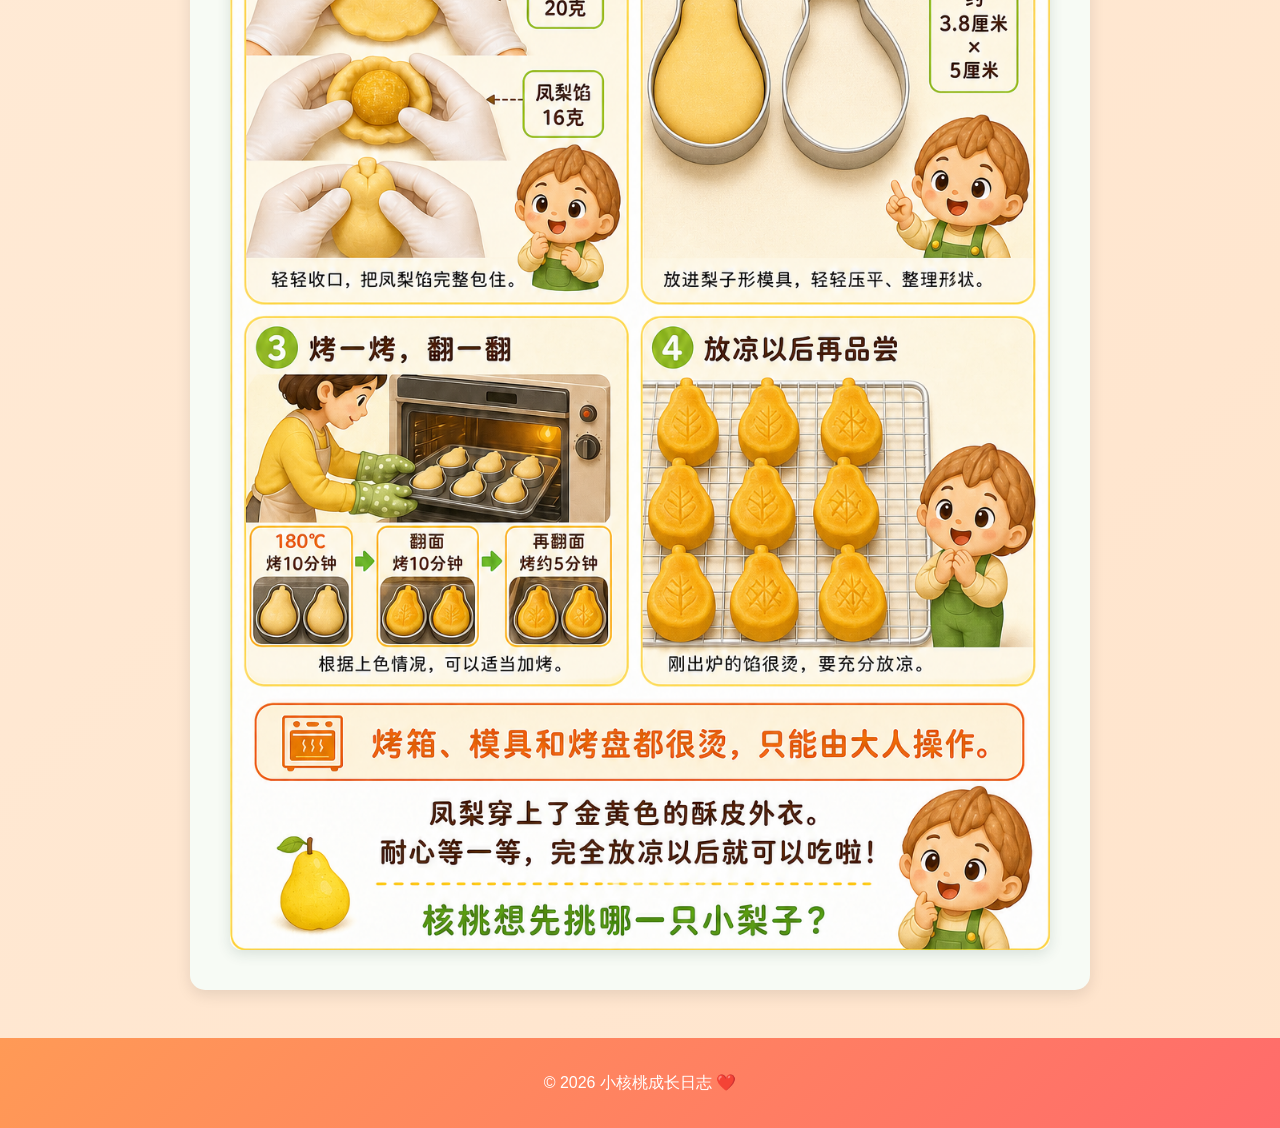
<file: pineapple-cake.html>
<!DOCTYPE html>
<html lang="zh-CN">
<head>
    <meta charset="UTF-8">
    <meta name="viewport" content="width=device-width, initial-scale=1.0">
    <title>梨子形凤梨酥 - 核桃的资料角</title>
    <link rel="icon" href="data:image/svg+xml,<svg xmlns=%22http://www.w3.org/2000/svg%22 viewBox=%220 0 100 100%22><text y=%22.9em%22 font-size=%2290%22>🍍</text></svg>">
    <link rel="stylesheet" href="style.css">
</head>
<body>
    <header class="resources-header">
        <div class="container">
            <h1>🍍 梨子形凤梨酥 ✨</h1>
            <p class="subtitle">熬一锅香甜凤梨馅，烤出金黄的小梨子</p>
        </div>
    </header>

    <nav>
        <div class="container">
            <a href="index.html">🏠 首页</a>
            <a href="resources.html">📚 资料角</a>
            <a href="#recipe">🍍 开始制作</a>
        </div>
    </nav>

    <main class="container">
        <section id="recipe" class="section milk-story-pages">
            <div class="story-page">
                <div class="story-page-number">第 1 页</div>
                <img src="image/resources/pineapple-cake-page-1.png" alt="梨子形凤梨酥食谱第1页：凤梨去皮去芯、切块、压碎并过滤成果汁和果肉" class="resource-item-image">
            </div>
            <div class="story-page">
                <div class="story-page-number">第 2 页</div>
                <img src="image/resources/pineapple-cake-page-2.png" alt="梨子形凤梨酥食谱第2页：熬浓凤梨汁、加入果肉炒馅、调味并冷冻定型" class="resource-item-image" loading="lazy">
            </div>
            <div class="story-page">
                <div class="story-page-number">第 3 页</div>
                <img src="image/resources/pineapple-cake-page-3.png" alt="梨子形凤梨酥食谱第3页：准备酥皮材料、打发黄油、加入蛋液和粉类并分成小剂子" class="resource-item-image" loading="lazy">
            </div>
            <div class="story-page">
                <div class="story-page-number">第 4 页 · 完</div>
                <img src="image/resources/pineapple-cake-page-4.png" alt="梨子形凤梨酥食谱第4页：酥皮包馅、放进模具、翻面烘烤并彻底放凉" class="resource-item-image" loading="lazy">
            </div>
        </section>
    </main>

    <footer>
        <div class="container">
            <p>&copy; 2026 小核桃成长日志 ❤️</p>
        </div>
    </footer>
</body>
</html>
</file>
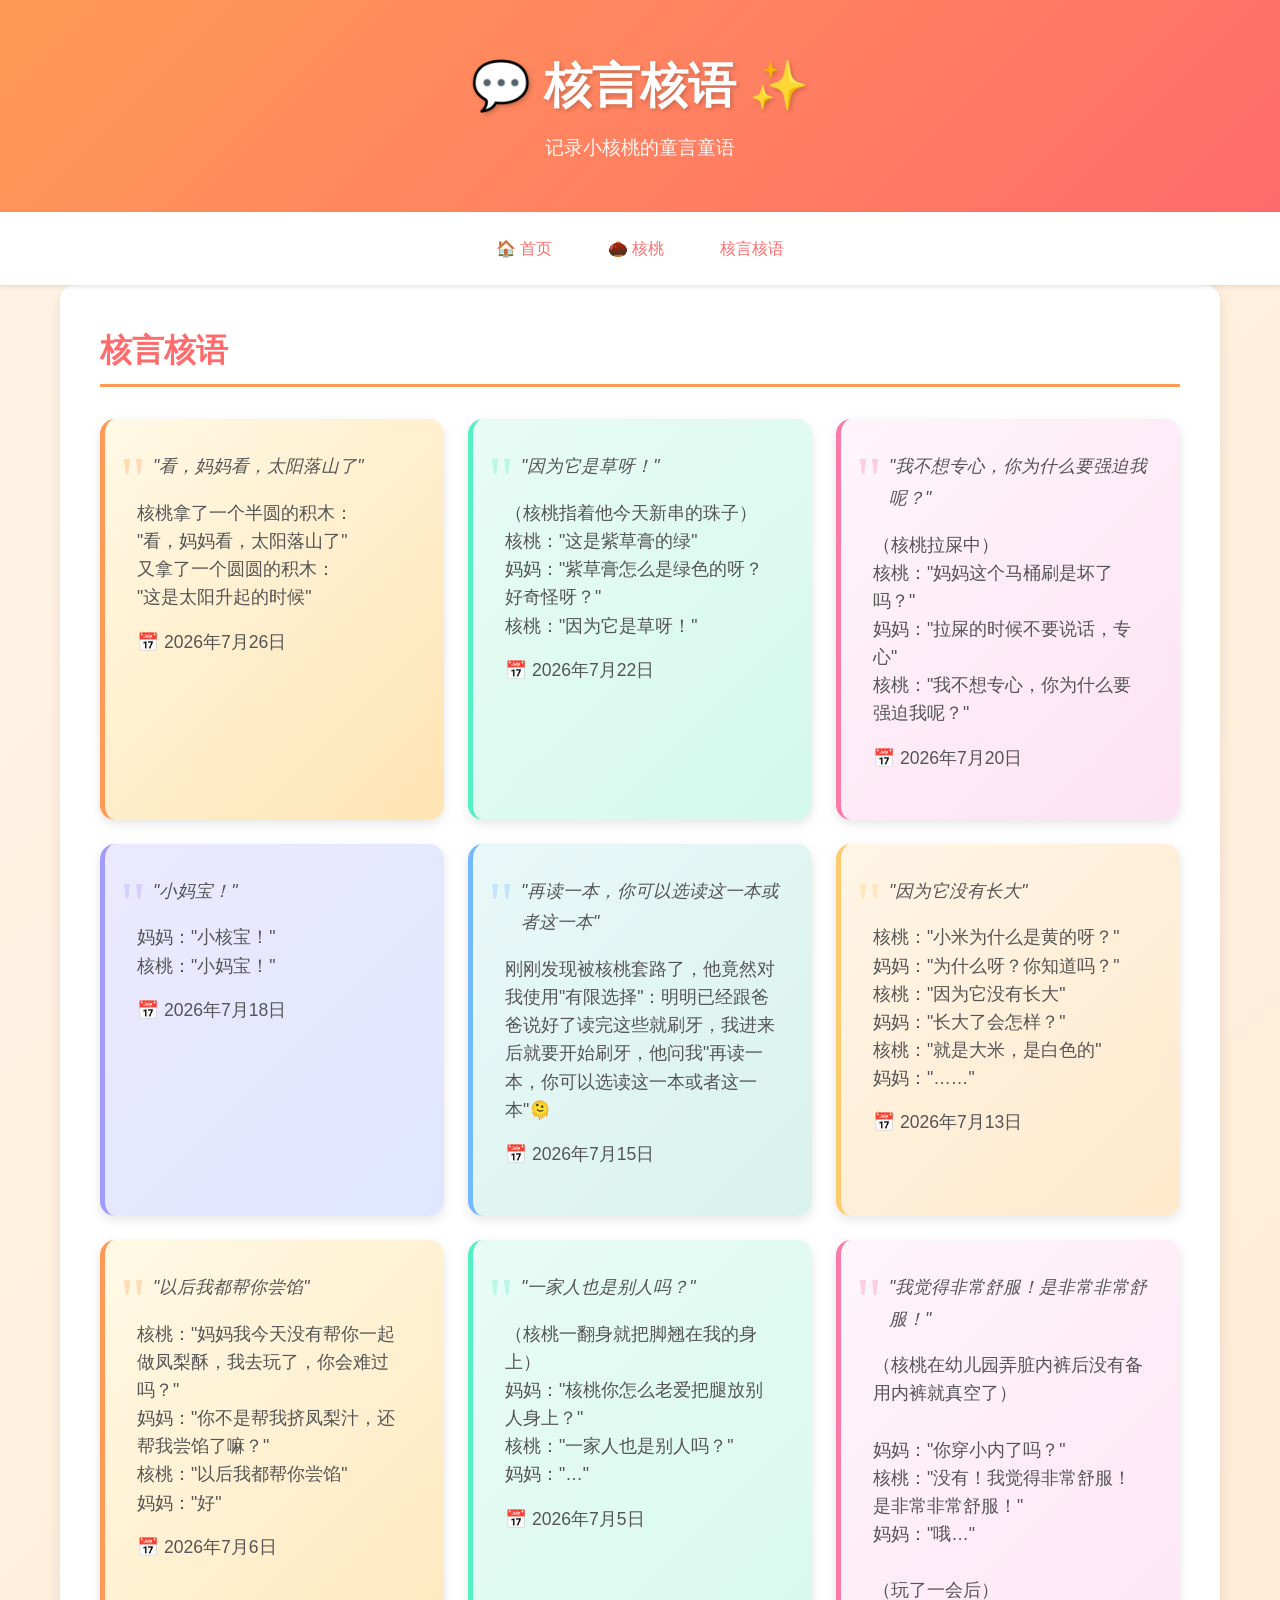
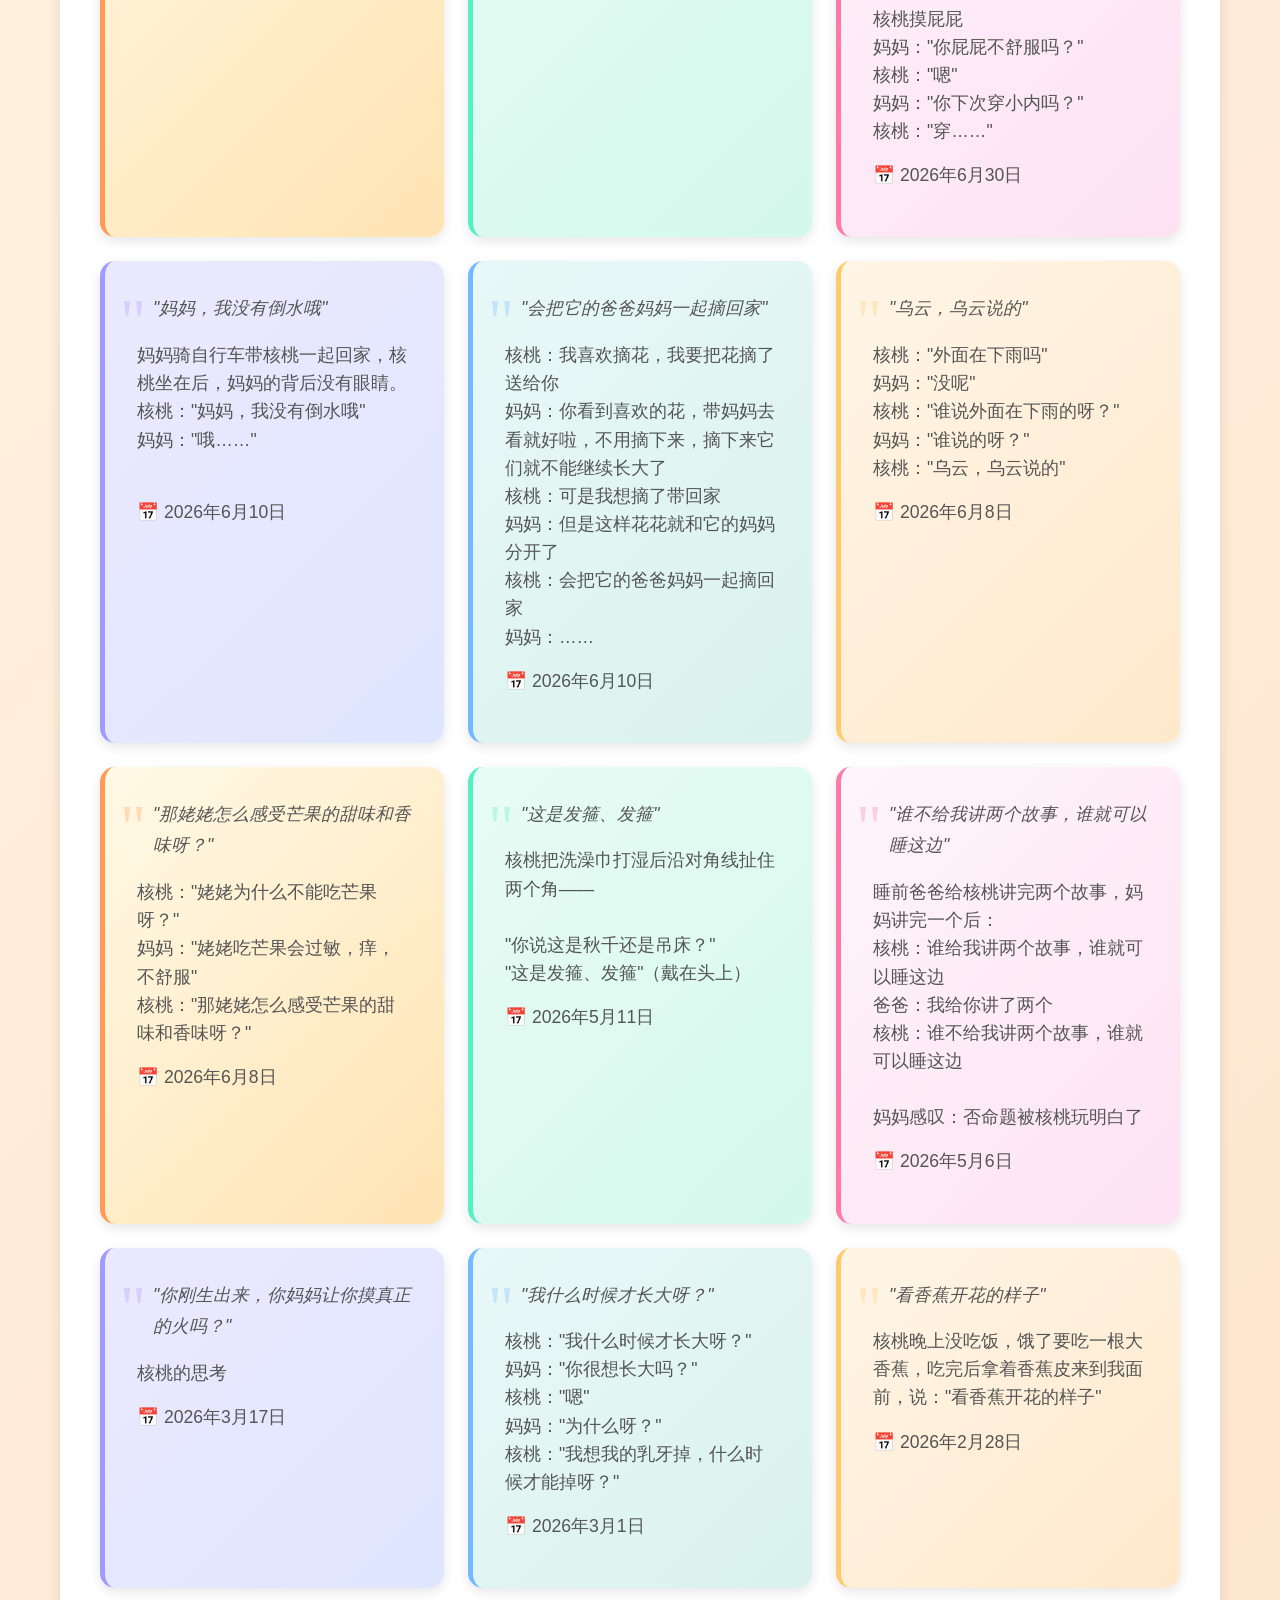
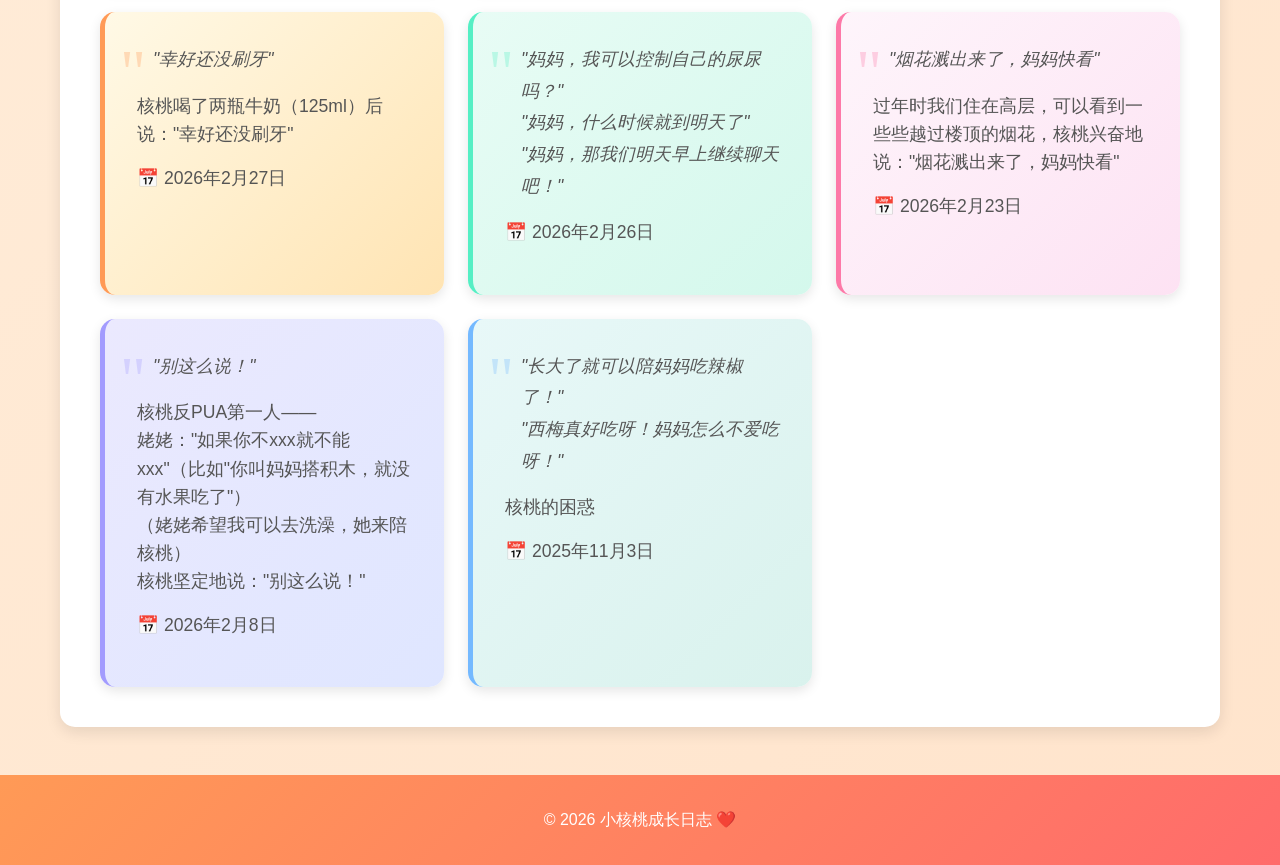
<file: quotes.html>
<!DOCTYPE html>
<html lang="zh-CN">
<head>
    <meta charset="UTF-8">
    <meta name="viewport" content="width=device-width, initial-scale=1.0">
    <title>核言核语 - 小核桃成长日志</title>
    <link rel="icon" href="data:image/svg+xml,<svg xmlns=%22http://www.w3.org/2000/svg%22 viewBox=%220 0 100 100%22><text y=%22.9em%22 font-size=%2290%22>🌰</text></svg>">
    <link rel="stylesheet" href="style.css">
</head>
<body>
    <header>
        <div class="container">
            <h1>💬 核言核语 ✨</h1>
            <p class="subtitle">记录小核桃的童言童语</p>
        </div>
    </header>

    <nav>
        <div class="container">
            <a href="index.html">🏠 首页</a>
            <a href="hetao.html">🌰 核桃</a>
            <a href="quotes.html">核言核语</a>
        </div>
    </nav>

    <main class="container">
        <section id="quotes" class="section">
            <h2>核言核语</h2>
            <div class="quotes-container">
                <div class="quote-card">
                    <p class="quote-text">"看，妈妈看，太阳落山了"</p>
                    <p class="quote-context">核桃拿了一个半圆的积木：<br>
                    "看，妈妈看，太阳落山了"<br>
                    又拿了一个圆圆的积木：<br>
                    "这是太阳升起的时候"</p>
                    <p class="quote-date">📅 2026年7月26日</p>
                </div>
                <div class="quote-card">
                    <p class="quote-text">"因为它是草呀！"</p>
                    <p class="quote-context">（核桃指着他今天新串的珠子）<br>
                    核桃："这是紫草膏的绿"<br>
                    妈妈："紫草膏怎么是绿色的呀？好奇怪呀？"<br>
                    核桃："因为它是草呀！"</p>
                    <p class="quote-date">📅 2026年7月22日</p>
                </div>
                <div class="quote-card">
                    <p class="quote-text">"我不想专心，你为什么要强迫我呢？"</p>
                    <p class="quote-context">（核桃拉屎中）<br>
                    核桃："妈妈这个马桶刷是坏了吗？"<br>
                    妈妈："拉屎的时候不要说话，专心"<br>
                    核桃："我不想专心，你为什么要强迫我呢？"</p>
                    <p class="quote-date">📅 2026年7月20日</p>
                </div>
                <div class="quote-card">
                    <p class="quote-text">"小妈宝！"</p>
                    <p class="quote-context">妈妈："小核宝！"<br>
                    核桃："小妈宝！"</p>
                    <p class="quote-date">📅 2026年7月18日</p>
                </div>
                <div class="quote-card">
                    <p class="quote-text">"再读一本，你可以选读这一本或者这一本"</p>
                    <p class="quote-context">刚刚发现被核桃套路了，他竟然对我使用"有限选择"：明明已经跟爸爸说好了读完这些就刷牙，我进来后就要开始刷牙，他问我"再读一本，你可以选读这一本或者这一本"🫠</p>
                    <p class="quote-date">📅 2026年7月15日</p>
                </div>
                <div class="quote-card">
                    <p class="quote-text">"因为它没有长大"</p>
                    <p class="quote-context">核桃："小米为什么是黄的呀？"<br>
                    妈妈："为什么呀？你知道吗？"<br>
                    核桃："因为它没有长大"<br>
                    妈妈："长大了会怎样？"<br>
                    核桃："就是大米，是白色的"<br>
                    妈妈："……"</p>
                    <p class="quote-date">📅 2026年7月13日</p>
                </div>
                <div class="quote-card">
                    <p class="quote-text">"以后我都帮你尝馅"</p>
                    <p class="quote-context">核桃："妈妈我今天没有帮你一起做凤梨酥，我去玩了，你会难过吗？"<br>
                    妈妈："你不是帮我挤凤梨汁，还帮我尝馅了嘛？"<br>
                    核桃："以后我都帮你尝馅"<br>
                    妈妈："好"</p>
                    <p class="quote-date">📅 2026年7月6日</p>
                </div>
                <div class="quote-card">
                    <p class="quote-text">"一家人也是别人吗？"</p>
                    <p class="quote-context">（核桃一翻身就把脚翘在我的身上）<br>
                    妈妈："核桃你怎么老爱把腿放别人身上？"<br>
                    核桃："一家人也是别人吗？"<br>
                    妈妈："…"</p>
                    <p class="quote-date">📅 2026年7月5日</p>
                </div>
                <div class="quote-card">
                    <p class="quote-text">"我觉得非常舒服！是非常非常舒服！"</p>
                    <p class="quote-context">（核桃在幼儿园弄脏内裤后没有备用内裤就真空了）<br><br>
                    妈妈："你穿小内了吗？"<br>
                    核桃："没有！我觉得非常舒服！是非常非常舒服！"<br>
                    妈妈："哦…"<br><br>
                    （玩了一会后）<br>
                    核桃摸屁屁<br>
                    妈妈："你屁屁不舒服吗？"<br>
                    核桃："嗯"<br>
                    妈妈："你下次穿小内吗？"<br>
                    核桃："穿……"</p>
                    <p class="quote-date">📅 2026年6月30日</p>
                </div>
                <div class="quote-card">
                    <p class="quote-text">"妈妈，我没有倒水哦"</p>
                    <p class="quote-context">妈妈骑自行车带核桃一起回家，核桃坐在后，妈妈的背后没有眼睛。<br>
                    核桃："妈妈，我没有倒水哦"<br>
                    妈妈："哦……"<br><br></p>
                    <p class="quote-date">📅 2026年6月10日</p>
                </div>
                <div class="quote-card">
                    <p class="quote-text">"会把它的爸爸妈妈一起摘回家"</p>
                    <p class="quote-context">核桃：我喜欢摘花，我要把花摘了送给你<br>
                    妈妈：你看到喜欢的花，带妈妈去看就好啦，不用摘下来，摘下来它们就不能继续长大了<br>
                    核桃：可是我想摘了带回家<br>
                    妈妈：但是这样花花就和它的妈妈分开了<br>
                    核桃：会把它的爸爸妈妈一起摘回家<br>
                    妈妈：……</p>
                    <p class="quote-date">📅 2026年6月10日</p>
                </div>
                <div class="quote-card">
                    <p class="quote-text">"乌云，乌云说的"</p>
                    <p class="quote-context">核桃："外面在下雨吗"<br>
                    妈妈："没呢"<br>
                    核桃："谁说外面在下雨的呀？"<br>
                    妈妈："谁说的呀？"<br>
                    核桃："乌云，乌云说的"</p>
                    <p class="quote-date">📅 2026年6月8日</p>
                </div>
                <div class="quote-card">
                    <p class="quote-text">"那姥姥怎么感受芒果的甜味和香味呀？"</p>
                    <p class="quote-context">核桃："姥姥为什么不能吃芒果呀？"<br>
                    妈妈："姥姥吃芒果会过敏，痒，不舒服"<br>
                    核桃："那姥姥怎么感受芒果的甜味和香味呀？"</p>
                    <p class="quote-date">📅 2026年6月8日</p>
                </div>
                <div class="quote-card">
                    <p class="quote-text">"这是发箍、发箍"</p>
                    <p class="quote-context">核桃把洗澡巾打湿后沿对角线扯住两个角——<br><br>
                    "你说这是秋千还是吊床？"<br>
                    "这是发箍、发箍"（戴在头上）</p>
                    <p class="quote-date">📅 2026年5月11日</p>
                </div>
                <div class="quote-card">
                    <p class="quote-text">"谁不给我讲两个故事，谁就可以睡这边"</p>
                    <p class="quote-context">睡前爸爸给核桃讲完两个故事，妈妈讲完一个后：<br>
                    核桃：谁给我讲两个故事，谁就可以睡这边<br>
                    爸爸：我给你讲了两个<br>
                    核桃：谁不给我讲两个故事，谁就可以睡这边<br><br>
                    妈妈感叹：否命题被核桃玩明白了</p>
                    <p class="quote-date">📅 2026年5月6日</p>
                </div>
                <div class="quote-card">
                    <p class="quote-text">"你刚生出来，你妈妈让你摸真正的火吗？"</p>
                    <p class="quote-context">核桃的思考</p>
                    <p class="quote-date">📅 2026年3月17日</p>
                </div>
                <div class="quote-card">
                    <p class="quote-text">"我什么时候才长大呀？"</p>
                    <p class="quote-context">
                    核桃："我什么时候才长大呀？"<br>
                    妈妈："你很想长大吗？"<br>
                    核桃："嗯"<br>
                    妈妈："为什么呀？"<br>
                    核桃："我想我的乳牙掉，什么时候才能掉呀？"</p>
                    <p class="quote-date">📅 2026年3月1日</p>
                </div>
                <div class="quote-card">
                    <p class="quote-text">"看香蕉开花的样子"</p>
                    <p class="quote-context">核桃晚上没吃饭，饿了要吃一根大香蕉，吃完后拿着香蕉皮来到我面前，说："看香蕉开花的样子"</p>
                    <p class="quote-date">📅 2026年2月28日</p>
                </div>
                <div class="quote-card">
                    <p class="quote-text">"幸好还没刷牙"</p>
                    <p class="quote-context">核桃喝了两瓶牛奶（125ml）后说："幸好还没刷牙"</p>
                    <p class="quote-date">📅 2026年2月27日</p>
                </div>
                <div class="quote-card">
                    <p class="quote-text">"妈妈，我可以控制自己的尿尿吗？"<br>
                    "妈妈，什么时候就到明天了"<br>
                    "妈妈，那我们明天早上继续聊天吧！"</p>
                    <p class="quote-date">📅 2026年2月26日</p>
                </div>
                <div class="quote-card">
                    <p class="quote-text">"烟花溅出来了，妈妈快看"</p>
                    <p class="quote-context">过年时我们住在高层，可以看到一些些越过楼顶的烟花，核桃兴奋地说："烟花溅出来了，妈妈快看"</p>
                    <p class="quote-date">📅 2026年2月23日</p>
                </div>
                <div class="quote-card">
                    <p class="quote-text">"别这么说！"</p>
                    <p class="quote-context">核桃反PUA第一人——<br>
                    姥姥："如果你不xxx就不能xxx"（比如"你叫妈妈搭积木，就没有水果吃了"）<br>
                    （姥姥希望我可以去洗澡，她来陪核桃）<br>
                    核桃坚定地说："别这么说！"</p>
                    <p class="quote-date">📅 2026年2月8日</p>
                </div>
                <div class="quote-card">
                    <p class="quote-text">"长大了就可以陪妈妈吃辣椒了！"<br>
                    "西梅真好吃呀！妈妈怎么不爱吃呀！"</p>
                    <p class="quote-context">核桃的困惑</p>
                    <p class="quote-date">📅 2025年11月3日</p>
                </div>
                <!-- 在这里继续添加更多语录 -->
            </div>
        </section>
    </main>

    <footer>
        <div class="container">
            <p>&copy; 2026 小核桃成长日志 ❤️</p>
        </div>
    </footer>
</body>
</html>
</file>
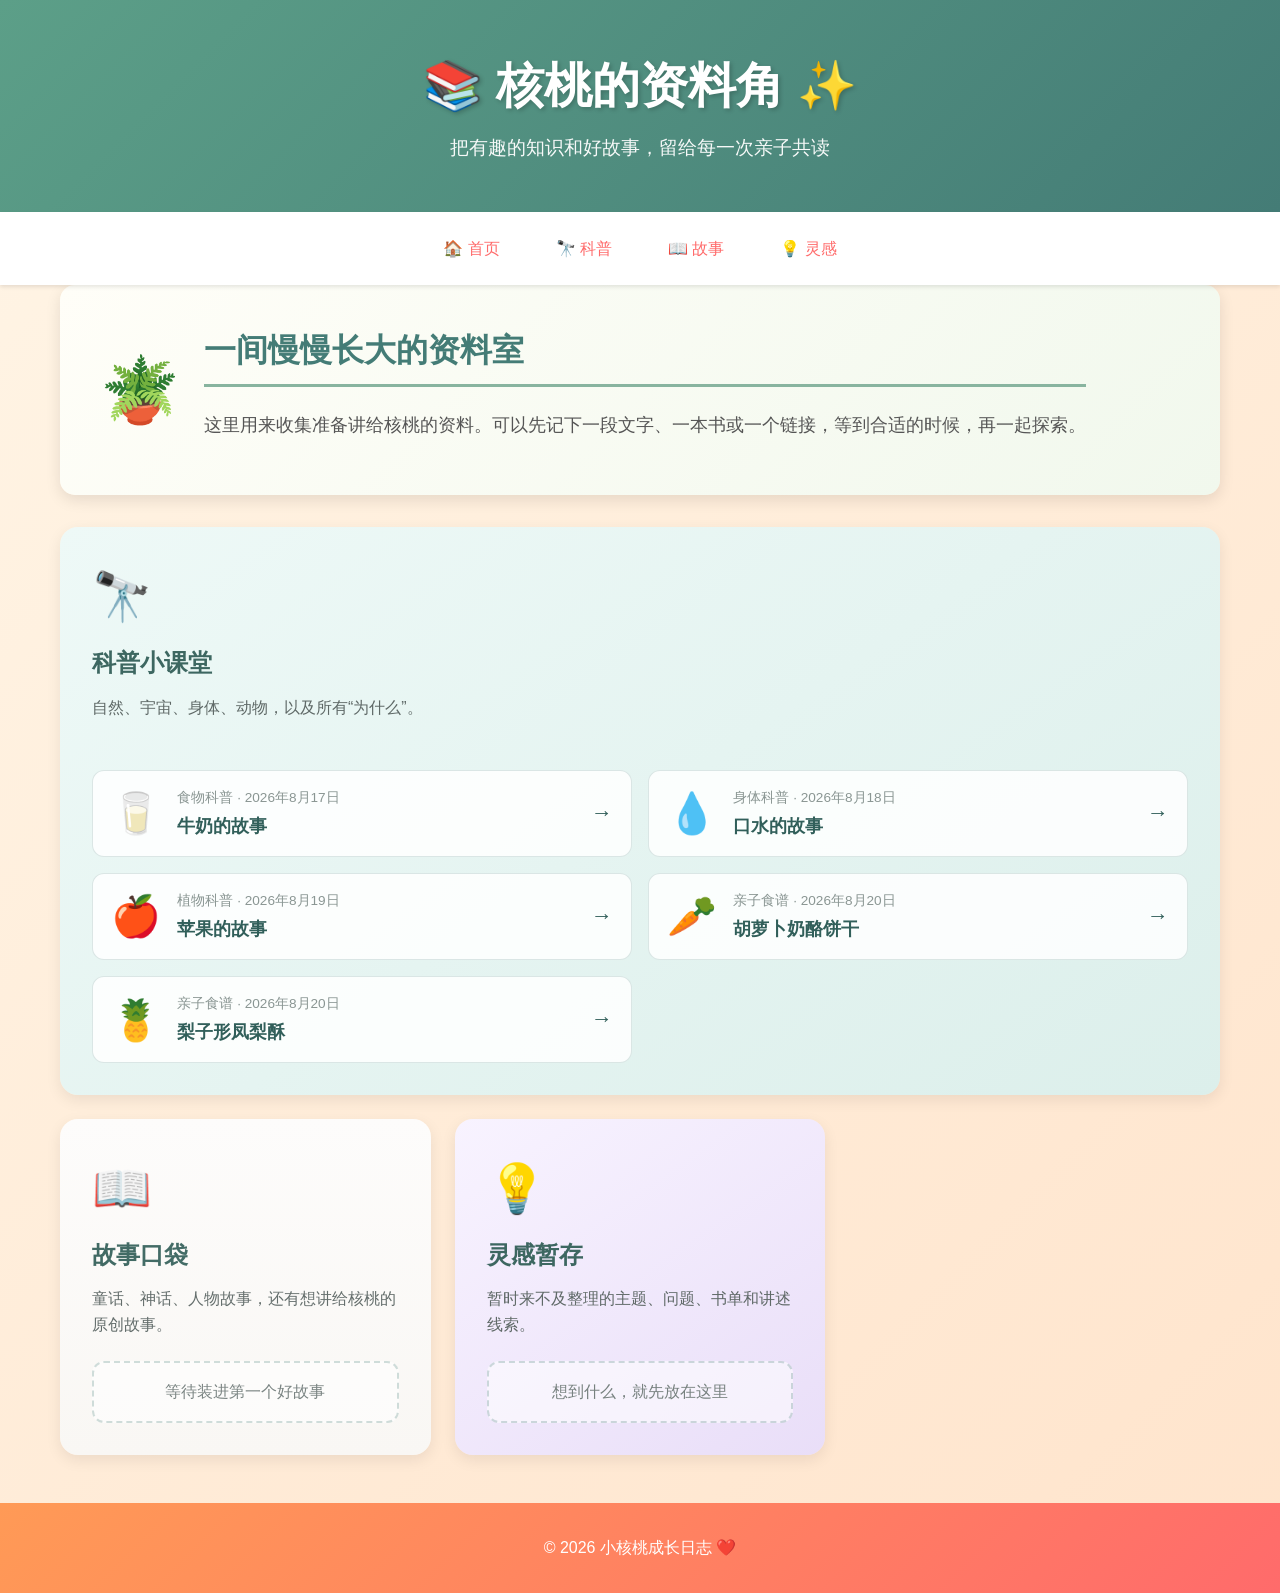
<file: resources.html>
<!DOCTYPE html>
<html lang="zh-CN">
<head>
    <meta charset="UTF-8">
    <meta name="viewport" content="width=device-width, initial-scale=1.0">
    <title>核桃的资料角 - 小核桃成长日志</title>
    <link rel="icon" href="data:image/svg+xml,<svg xmlns=%22http://www.w3.org/2000/svg%22 viewBox=%220 0 100 100%22><text y=%22.9em%22 font-size=%2290%22>🌰</text></svg>">
    <link rel="stylesheet" href="style.css">
</head>
<body>
    <header class="resources-header">
        <div class="container">
            <h1>📚 核桃的资料角 ✨</h1>
            <p class="subtitle">把有趣的知识和好故事，留给每一次亲子共读</p>
        </div>
    </header>

    <nav>
        <div class="container">
            <a href="index.html">🏠 首页</a>
            <a href="#science">🔭 科普</a>
            <a href="#stories">📖 故事</a>
            <a href="#ideas">💡 灵感</a>
        </div>
    </nav>

    <main class="container">
        <section class="section resource-welcome">
            <div class="resource-welcome-icon">🪴</div>
            <div>
                <h2>一间慢慢长大的资料室</h2>
                <p>这里用来收集准备讲给核桃的资料。可以先记下一段文字、一本书或一个链接，等到合适的时候，再一起探索。</p>
            </div>
        </section>

        <div class="resource-shelves">
            <section id="science" class="resource-shelf resource-shelf-science resource-shelf-wide">
                <div class="resource-shelf-icon">🔭</div>
                <h2>科普小课堂</h2>
                <p>自然、宇宙、身体、动物，以及所有“为什么”。</p>
                <div class="resource-story-list">
                    <a href="milk-story.html" class="resource-story-link">
                        <span class="resource-story-emoji" aria-hidden="true">🥛</span>
                        <span>
                            <span class="resource-item-meta">食物科普 · 2026年8月17日</span>
                            <strong>牛奶的故事</strong>
                        </span>
                        <span class="resource-story-arrow" aria-hidden="true">→</span>
                    </a>

                    <a href="saliva-story.html" class="resource-story-link">
                        <span class="resource-story-emoji" aria-hidden="true">💧</span>
                        <span>
                            <span class="resource-item-meta">身体科普 · 2026年8月18日</span>
                            <strong>口水的故事</strong>
                        </span>
                        <span class="resource-story-arrow" aria-hidden="true">→</span>
                    </a>

                    <a href="apple-story.html" class="resource-story-link">
                        <span class="resource-story-emoji" aria-hidden="true">🍎</span>
                        <span>
                            <span class="resource-item-meta">植物科普 · 2026年8月19日</span>
                            <strong>苹果的故事</strong>
                        </span>
                        <span class="resource-story-arrow" aria-hidden="true">→</span>
                    </a>

                    <a href="carrot-cheese-cookie.html" class="resource-story-link">
                        <span class="resource-story-emoji" aria-hidden="true">🥕</span>
                        <span>
                            <span class="resource-item-meta">亲子食谱 · 2026年8月20日</span>
                            <strong>胡萝卜奶酪饼干</strong>
                        </span>
                        <span class="resource-story-arrow" aria-hidden="true">→</span>
                    </a>

                    <a href="pineapple-cake.html" class="resource-story-link">
                        <span class="resource-story-emoji" aria-hidden="true">🍍</span>
                        <span>
                            <span class="resource-item-meta">亲子食谱 · 2026年8月20日</span>
                            <strong>梨子形凤梨酥</strong>
                        </span>
                        <span class="resource-story-arrow" aria-hidden="true">→</span>
                    </a>
                </div>
                <!--
                添加资料时，可以复制下面这段：
                <article class="resource-item">
                    <div class="resource-item-meta">自然 · 2026年8月17日</div>
                    <h3>资料标题</h3>
                    <p>内容摘要或准备讲给核桃的话。</p>
                    <a href="资料链接">查看资料 →</a>
                </article>
                -->
            </section>

            <section id="stories" class="resource-shelf resource-shelf-stories">
                <div class="resource-shelf-icon">📖</div>
                <h2>故事口袋</h2>
                <p>童话、神话、人物故事，还有想讲给核桃的原创故事。</p>
                <div class="resource-empty">等待装进第一个好故事</div>
                <!-- 这里可以使用上方 resource-item 的格式继续添加资料 -->
            </section>

            <section id="ideas" class="resource-shelf resource-shelf-ideas">
                <div class="resource-shelf-icon">💡</div>
                <h2>灵感暂存</h2>
                <p>暂时来不及整理的主题、问题、书单和讲述线索。</p>
                <div class="resource-empty">想到什么，就先放在这里</div>
                <!-- 这里可以使用上方 resource-item 的格式继续添加资料 -->
            </section>
        </div>
    </main>

    <footer>
        <div class="container">
            <p>&copy; 2026 小核桃成长日志 ❤️</p>
        </div>
    </footer>
</body>
</html>
</file>
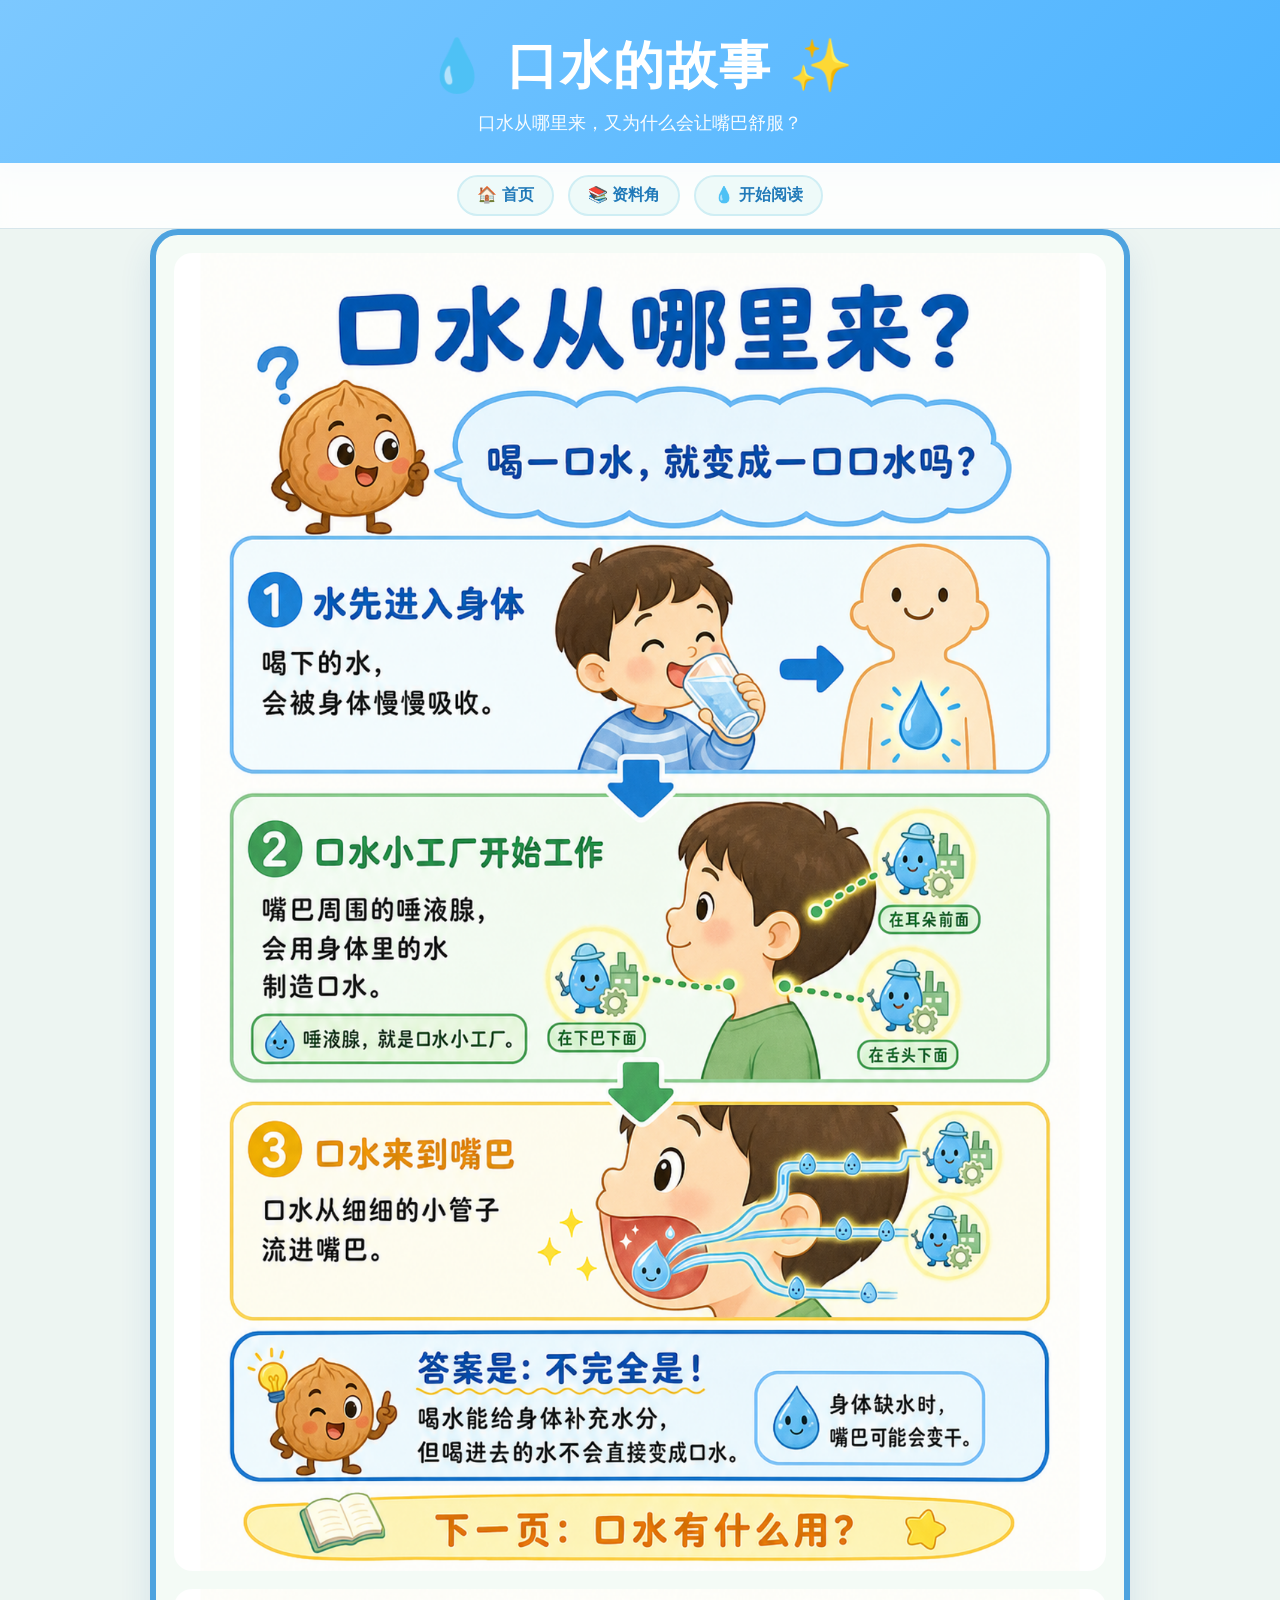
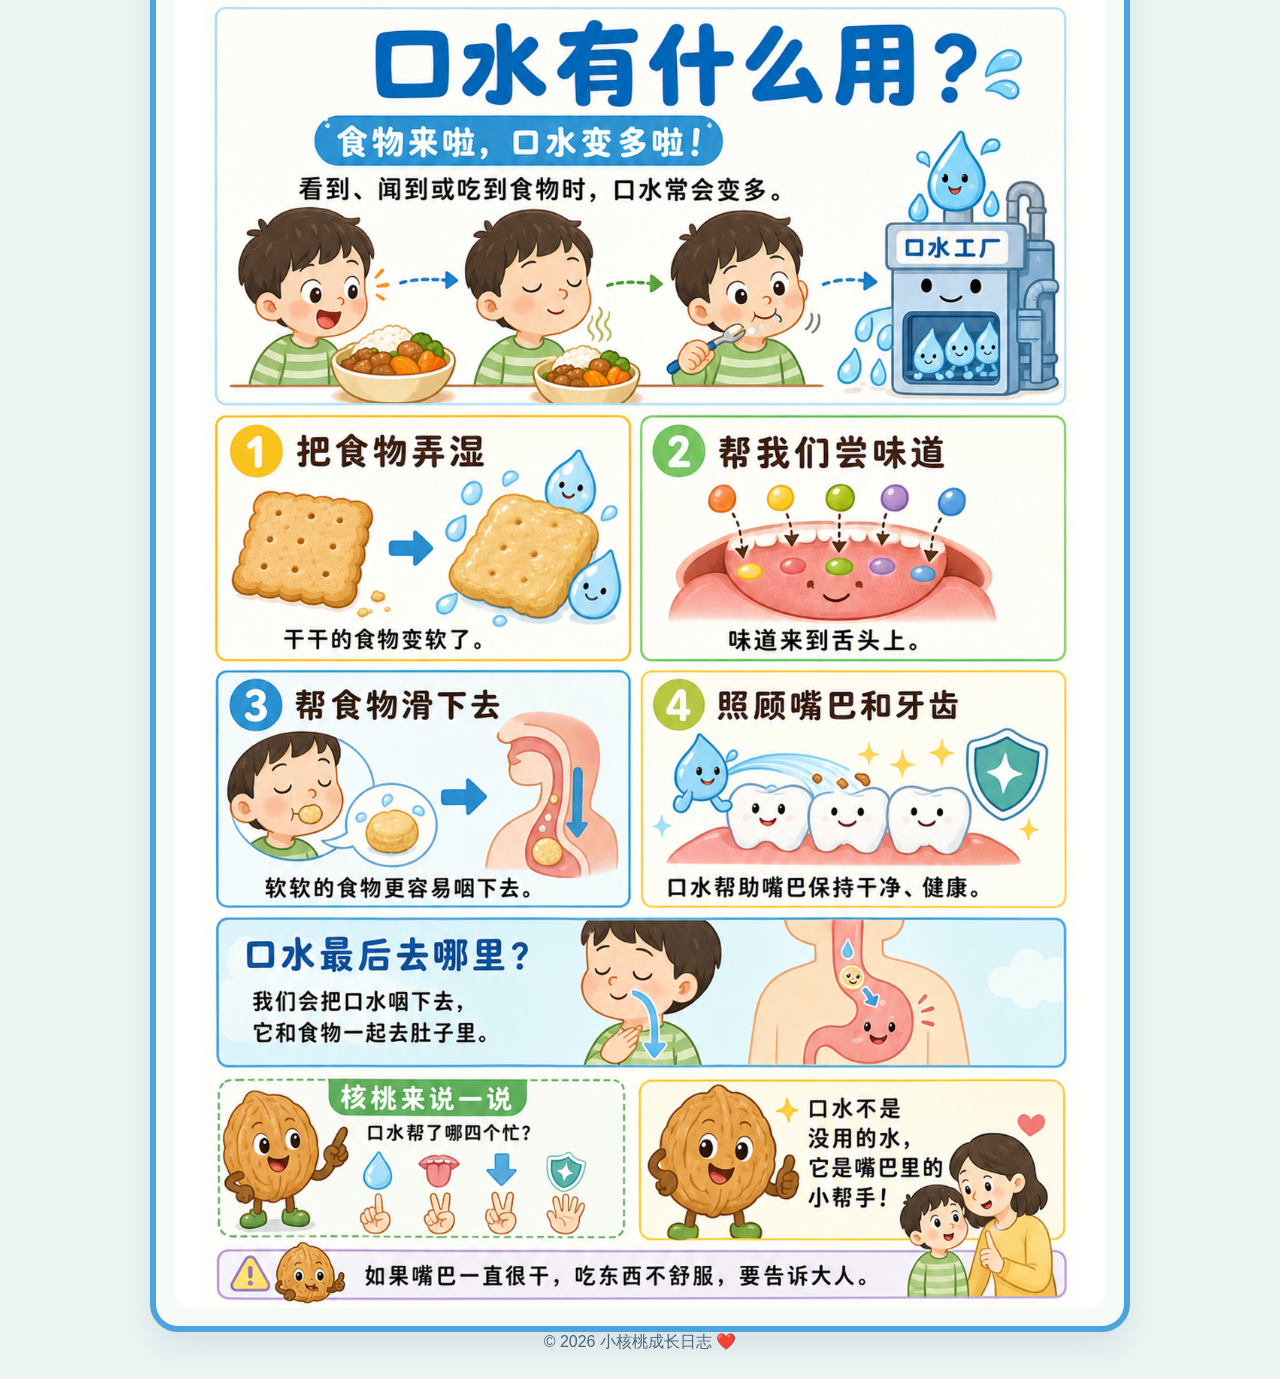
<file: saliva-story.html>
<!DOCTYPE html>
<html lang="zh-CN">
<head>
    <meta charset="UTF-8">
    <meta name="viewport" content="width=device-width, initial-scale=1.0">
    <title>口水的故事 - 核桃的资料角</title>
    <style>
        * { box-sizing: border-box; }
        body {
            margin: 0;
            font-family: "Microsoft YaHei", "PingFang SC", sans-serif;
            background: #edf5f2;
            color: #1f2d3d;
        }
        .container {
            max-width: 1200px;
            margin: 0 auto;
            padding: 0 18px;
        }
        header.resources-header {
            background: linear-gradient(135deg, #7cc8ff 0%, #4db3ff 100%);
            color: white;
            padding: 32px 0 28px;
            text-align: center;
            box-shadow: 0 8px 18px rgba(40, 129, 205, 0.18);
        }
        header.resources-header h1 {
            margin: 0;
            font-size: clamp(2rem, 4vw, 3.2rem);
            letter-spacing: 2px;
        }
        .subtitle {
            margin: 10px 0 0;
            font-size: 1.1rem;
            opacity: 0.96;
        }
        nav {
            background: rgba(255,255,255,0.85);
            border-bottom: 1px solid rgba(131,175,191,0.3);
            position: sticky;
            top: 0;
            z-index: 20;
            backdrop-filter: blur(8px);
        }
        nav .container {
            display: flex;
            justify-content: center;
            gap: 14px;
            flex-wrap: wrap;
            padding: 12px 18px;
        }
        nav a {
            text-decoration: none;
            color: #217ab9;
            background: #eefaf9;
            border: 2px solid #cfeef4;
            border-radius: 999px;
            padding: 8px 18px;
            font-weight: 700;
        }
        main {
            padding: 26px 0 48px;
        }
        .poster-wrap {
            max-width: 980px;
            margin: 0 auto;
            background: #f4fbf6;
            border: 6px solid #4ea3df;
            border-radius: 28px;
            box-shadow: 0 16px 32px rgba(40, 98, 171, 0.12);
            padding: 18px;
        }
        .poster-image {
            display: block;
            width: 100%;
            height: auto;
            border-radius: 18px;
            background: white;
        }
        .download-box {
            margin-top: 16px;
            text-align: center;
        }
        .download-link {
            display: inline-block;
            background: #2f90df;
            color: white;
            text-decoration: none;
            padding: 14px 28px;
            border-radius: 999px;
            font-weight: 800;
            box-shadow: 0 10px 18px rgba(47, 144, 223, 0.25);
        }
    </style>
</head>
<body>
    <header class="resources-header">
        <div class="container">
            <h1>💧 口水的故事 ✨</h1>
            <p class="subtitle">口水从哪里来，又为什么会让嘴巴舒服？</p>
        </div>
    </header>

    <nav>
        <div class="container">
            <a href="index.html">🏠 首页</a>
            <a href="resources.html">📚 资料角</a>
            <a href="#story">💧 开始阅读</a>
        </div>
    </nav>

    <main class="container">
        <section id="story" class="poster-wrap">
            <img class="poster-image" src="image/resources/saliva-story-page-1.png" alt="口水的故事海报第1页">
            <img class="poster-image" src="image/resources/saliva-story-page-2.png" alt="口水的故事海报第2页" style="margin-top: 18px;">
        </section>
    </main>

    <footer>
        <div class="container">
            <p style="text-align:center; color:#4d6475; padding: 0 0 26px; margin: 0;">&copy; 2026 小核桃成长日志 ❤️</p>
        </div>
    </footer>
</body>
</html>
</file>
<file: style.css>
* {
    margin: 0;
    padding: 0;
    box-sizing: border-box;
}

body {
    font-family: 'Segoe UI', Tahoma, Geneva, Verdana, sans-serif, 'Microsoft YaHei', 'SimHei';
    line-height: 1.6;
    color: #333;
    background: linear-gradient(135deg, #fff5e6 0%, #ffe4cc 100%);
    min-height: 100vh;
}

.container {
    max-width: 1200px;
    margin: 0 auto;
    padding: 0 20px;
}

/* Header */
header {
    background: linear-gradient(135deg, #ff9a56 0%, #ff6b6b 100%);
    color: white;
    padding: 3rem 0;
    text-align: center;
    box-shadow: 0 4px 6px rgba(0, 0, 0, 0.1);
}

header h1 {
    font-size: 3rem;
    margin-bottom: 0.5rem;
    text-shadow: 2px 2px 4px rgba(0, 0, 0, 0.2);
}

.subtitle {
    font-size: 1.2rem;
    opacity: 0.95;
}

/* Navigation */
nav {
    background: white;
    padding: 1rem 0;
    box-shadow: 0 2px 4px rgba(0, 0, 0, 0.1);
    position: sticky;
    top: 0;
    z-index: 100;
}

nav .container {
    display: flex;
    justify-content: center;
    align-items: center;
    flex-wrap: nowrap;
    gap: 0.5rem;
}

nav a {
    color: #ff6b6b;
    text-decoration: none;
    padding: 0.5rem 1.5rem;
    border-radius: 20px;
    transition: all 0.3s ease;
    font-weight: 500;
    white-space: nowrap;
}

nav a:hover {
    background: #ff6b6b;
    color: white;
    transform: translateY(-2px);
}

/* Main Content */
main {
    margin: 3rem auto;
}

.section {
    background: white;
    padding: 2.5rem;
    margin-bottom: 2rem;
    border-radius: 15px;
    box-shadow: 0 5px 15px rgba(0, 0, 0, 0.1);
    animation: fadeIn 0.6s ease-in;
}

@keyframes fadeIn {
    from {
        opacity: 0;
        transform: translateY(20px);
    }
    to {
        opacity: 1;
        transform: translateY(0);
    }
}

.section h2 {
    color: #ff6b6b;
    font-size: 2rem;
    margin-bottom: 1.5rem;
    padding-bottom: 0.5rem;
    border-bottom: 3px solid #ff9a56;
}

.section p {
    font-size: 1.1rem;
    margin-bottom: 1rem;
    color: #555;
}

/* Profile Card */
.intro-content {
    display: flex;
    justify-content: center;
    margin-top: 1rem;
}

.profile-card {
    background: linear-gradient(135deg, #ffeaa7 0%, #fdcb6e 100%);
    padding: 3rem 2rem;
    border-radius: 20px;
    text-align: center;
    max-width: 500px;
    box-shadow: 0 8px 20px rgba(0, 0, 0, 0.15);
}

.profile-photo {
    width: 200px;
    height: 200px;
    border-radius: 50%;
    object-fit: cover;
    margin: 0 auto 1.5rem;
    display: block;
    border: 5px solid white;
    box-shadow: 0 4px 15px rgba(0, 0, 0, 0.2);
}

.profile-emoji {
    font-size: 5rem;
    margin-bottom: 1rem;
    animation: bounce 2s infinite;
}

@keyframes bounce {
    0%, 100% { transform: translateY(0); }
    50% { transform: translateY(-10px); }
}

.profile-card h3 {
    font-size: 2rem;
    color: #d63031;
    margin-bottom: 0.5rem;
}

.profile-card .age {
    font-size: 1.5rem;
    color: #e17055;
    font-weight: bold;
    margin-bottom: 1rem;
}

.profile-card .description {
    color: #2d3436;
    font-size: 1.1rem;
    line-height: 1.8;
}

/* Grid Layout */
.grid {
    display: grid;
    grid-template-columns: repeat(auto-fit, minmax(250px, 1fr));
    gap: 1.5rem;
    margin-top: 2rem;
}

.kids-grid {
    display: grid;
    grid-template-columns: repeat(5, 1fr);
    gap: 1.5rem;
    margin-top: 2rem;
}

.kid-avatar {
    width: 80px;
    height: 80px;
    border-radius: 50%;
    object-fit: cover;
    margin: 0 auto 0.5rem;
    display: block;
    border: 3px solid rgba(255, 255, 255, 0.8);
    box-shadow: 0 2px 8px rgba(0, 0, 0, 0.15);
}

.quote-avatar {
    width: 60px;
    height: 60px;
    border-radius: 50%;
    object-fit: cover;
    margin: 0 auto 0.5rem;
    display: block;
    border: 2px solid rgba(255, 255, 255, 0.8);
    box-shadow: 0 2px 6px rgba(0, 0, 0, 0.15);
}

.card {
    color: #2d3436;
    padding: 2rem;
    border-radius: 15px;
    transition: transform 0.3s ease, box-shadow 0.3s ease;
    box-shadow: 0 3px 10px rgba(0, 0, 0, 0.15);
    text-align: center;
}

/* 不同特质的淡色背景 */
.card-goal {
    background: linear-gradient(135deg, #fff9e6 0%, #ffe9b3 100%);
}

.card-simple {
    background: linear-gradient(135deg, #f0f3f5 0%, #dfe6e9 100%);
}

.card-delicate {
    background: linear-gradient(135deg, #fef5fb 0%, #fde2f3 100%);
}

.card-rules {
    background: linear-gradient(135deg, #ebe9fe 0%, #dfe6ff 100%);
}

.card-observe {
    background: linear-gradient(135deg, #e8fcf5 0%, #d4f8ec 100%);
}

.card-boundary {
    background: linear-gradient(135deg, #e8f8f8 0%, #d9f2ed 100%);
}

.card:hover {
    transform: translateY(-5px) scale(1.02);
    box-shadow: 0 8px 20px rgba(0, 0, 0, 0.2);
}

.card-icon {
    font-size: 3rem;
    margin-bottom: 1rem;
}

.card h3 {
    font-size: 1.5rem;
    margin-bottom: 1rem;
}

.card .date {
    font-size: 0.9rem;
    opacity: 0.9;
    margin-bottom: 1rem;
    font-weight: 500;
}

.card-photo {
    width: 100%;
    border-radius: 10px;
    margin: 1rem 0;
    box-shadow: 0 3px 10px rgba(0, 0, 0, 0.15);
}

.card p {
    margin-bottom: 0.8rem;
    line-height: 1.8;
    text-align: left;
}

.card p strong {
    display: block;
    color: #2d3436;
    font-size: 1.05rem;
    margin-top: 1.2rem;
    margin-bottom: 0.5rem;
}

.card p:first-of-type strong {
    margin-top: 0;
}

.card p:not(:last-child) {
    padding-bottom: 0.8rem;
    border-bottom: 1px dashed rgba(0, 0, 0, 0.1);
}

/* Timeline */
/* 星空粒子背景 */
.stars-container {
    position: absolute;
    top: 0;
    left: 0;
    width: 100%;
    height: 100%;
    pointer-events: none;
    overflow: hidden;
    z-index: 0;
}

.star {
    position: absolute;
    width: 3px;
    height: 3px;
    background: radial-gradient(circle, rgba(255, 215, 100, 0.8) 0%, transparent 70%);
    border-radius: 50%;
    animation: twinkleStar 3s ease-in-out infinite;
    box-shadow: 0 0 6px rgba(255, 215, 100, 0.5);
}

@keyframes twinkleStar {
    0%, 100% {
        opacity: 0.3;
        transform: scale(0.8);
    }
    50% {
        opacity: 1;
        transform: scale(1.5);
    }
}

/* Stories section with color transition */
#stories {
    position: relative;
    background: linear-gradient(180deg,
        #fdfcfb 0%,
        #f9f7f4 100%);
    overflow: hidden;
}

#stories::before {
    content: '';
    position: absolute;
    top: -50%;
    left: -50%;
    width: 200%;
    height: 200%;
    background: radial-gradient(circle at 50% 50%,
        rgba(255, 255, 255, 0.05) 0%,
        transparent 50%);
    animation: rotateGlow 20s linear infinite;
    pointer-events: none;
}

@keyframes rotateGlow {
    0% {
        transform: rotate(0deg);
    }
    100% {
        transform: rotate(360deg);
    }
}

.timeline-intro {
    text-align: center;
    color: #ff9a56;
    font-size: 1.1rem;
    margin-bottom: 3rem;
    font-style: italic;
    opacity: 0;
    animation: fadeIn 1s ease-out 0.3s forwards;
    position: relative;
}

.timeline-intro::before,
.timeline-intro::after {
    content: '✨';
    position: absolute;
    animation: twinkle 2s ease-in-out infinite;
}

.timeline-intro::before {
    left: 20%;
    animation-delay: 0s;
}

.timeline-intro::after {
    right: 20%;
    animation-delay: 1s;
}

@keyframes twinkle {
    0%, 100% {
        opacity: 0.3;
        transform: scale(0.8);
    }
    50% {
        opacity: 1;
        transform: scale(1.2);
    }
}

@keyframes fadeIn {
    from {
        opacity: 0;
        transform: translateY(-10px);
    }
    to {
        opacity: 1;
        transform: translateY(0);
    }
}

.timeline-outro {
    text-align: center;
    color: #ff9a56;
    font-size: 1.1rem;
    margin-top: 2.5rem;
    padding-top: 2rem;
    border-top: 2px dashed rgba(255, 154, 86, 0.3);
    font-style: italic;
    position: relative;
}

.timeline-outro::after {
    content: '→';
    position: absolute;
    right: 30%;
    animation: moveForward 2s ease-in-out infinite;
}

@keyframes moveForward {
    0%, 100% {
        opacity: 0.5;
        transform: translateX(0);
    }
    50% {
        opacity: 1;
        transform: translateX(10px);
    }
}

.timeline {
    position: relative;
    padding: 2rem 0;
    max-width: 1100px;
    margin: 0 auto;
}

.timeline::before {
    content: '';
    position: absolute;
    left: 12px;
    top: 0;
    bottom: 0;
    width: 2px;
    background: linear-gradient(180deg, 
        #fef3c7 0%,
        #fde68a 25%,
        #fcd34d 50%,
        #fbbf24 75%,
        #f59e0b 100%);
    border-radius: 1px;
    box-shadow: 
        0 0 10px rgba(251, 191, 36, 0.3),
        0 0 20px rgba(251, 191, 36, 0.1);
    z-index: 1;
}

.timeline::after {
    content: '✨';
    position: absolute;
    left: 4px;
    top: 0;
    font-size: 1rem;
    animation: sparkle 3s ease-in-out infinite;
}

@keyframes glowPulse {
    0%, 100% {
        transform: scale(0.9);
        opacity: 0.8;
    }
    50% {
        transform: scale(1.1);
        opacity: 1;
    }
}

@keyframes sparkle {
    0%, 100% {
        opacity: 0;
        transform: translateY(0) scale(0.8);
    }
    50% {
        opacity: 1;
        transform: translateY(20px) scale(1.2);
    }
}

.timeline-item {
    position: relative;
    padding-left: 45px;
    margin-bottom: 2.5rem;
    opacity: 0;
    transform: translateX(-30px);
    transition: all 0.6s cubic-bezier(0.4, 0, 0.2, 1);
    z-index: 10;
}

.timeline-item.visible {
    opacity: 1;
    transform: translateX(0);
}

.timeline-marker {
    position: absolute;
    left: -3px;
    width: 32px;
    height: 32px;
    background: linear-gradient(135deg, #fffbeb 0%, #fef3c7 100%);
    border: 2px solid #ff9a56;
    border-radius: 50%;
    display: flex;
    align-items: center;
    justify-content: center;
    font-size: 1.2rem;
    box-shadow: 
        0 2px 6px rgba(0, 0, 0, 0.1),
        0 0 0 4px rgba(255, 154, 86, 0.1),
        0 0 20px rgba(255, 154, 86, 0.2);
    z-index: 100;
    transform: scale(0.8);
    opacity: 0.5;
    transition: all 0.4s ease;
}

.timeline-item.visible .timeline-marker {
    transform: scale(1);
    opacity: 1;
    animation: pop 0.5s cubic-bezier(0.68, -0.55, 0.265, 1.55);
}

.timeline-marker:hover {
    animation: jump 0.6s ease-out infinite !important;
}

@keyframes jump {
    0%, 100% {
        transform: scale(1.3) translateY(0) rotate(0deg);
    }\n    25% {
        transform: scale(1.4) translateY(-8px) rotate(10deg);
    }
    50% {
        transform: scale(1.35) translateY(-12px) rotate(-5deg);
    }
    75% {
        transform: scale(1.38) translateY(-6px) rotate(5deg);
    }
}

@keyframes pop {
    0% {
        transform: scale(0.5);
    }
    50% {
        transform: scale(1.2);
    }
    100% {
        transform: scale(1);
    }
}

.timeline-content {
    background: rgba(254, 243, 199, 0.85);
    padding: 2rem;
    border-radius: 15px;
    box-shadow: 
        0 3px 10px rgba(0, 0, 0, 0.1),
        inset 0 1px 0 rgba(255, 255, 255, 0.6);
    border-left: 4px solid #fef3c7;
    transition: all 0.4s cubic-bezier(0.4, 0, 0.2, 1);
    position: relative;
    overflow: hidden;
    transform-style: preserve-3d;
    perspective: 1000px;
}

/* 从上到下渐变 - 金色系由淡变深 */
.timeline-item:nth-child(10n+1) .timeline-content {
    background: rgba(254, 243, 199, 0.85);
    border-left-color: #fef3c7;
}

.timeline-item:nth-child(10n+2) .timeline-content {
    background: rgba(254, 240, 186, 0.87);
    border-left-color: #fef0ba;
}

.timeline-item:nth-child(10n+3) .timeline-content {
    background: rgba(253, 234, 165, 0.89);
    border-left-color: #fdeaa5;
}

.timeline-item:nth-child(10n+4) .timeline-content {
    background: rgba(253, 230, 152, 0.90);
    border-left-color: #fde698;
}

.timeline-item:nth-child(10n+5) .timeline-content {
    background: rgba(252, 220, 130, 0.91);
    border-left-color: #fcdc82;
}

.timeline-item:nth-child(10n+6) .timeline-content {
    background: rgba(252, 211, 108, 0.92);
    border-left-color: #fcd36c;
}

.timeline-item:nth-child(10n+7) .timeline-content {
    background: rgba(251, 200, 90, 0.93);
    border-left-color: #fbc85a;
}

.timeline-item:nth-child(10n+8) .timeline-content {
    background: rgba(251, 191, 72, 0.94);
    border-left-color: #fbbf48;
}

.timeline-item:nth-child(10n+9) .timeline-content {
    background: rgba(249, 178, 54, 0.95);
    border-left-color: #f9b236;
}

.timeline-item:nth-child(10n+10) .timeline-content {
    background: rgba(245, 158, 11, 0.95);
    border-left-color: #f59e0b;
}

/* 连接线装饰 - 金色渐变 */
.timeline-content::after {
    content: '';
    position: absolute;
    left: -45px;
    top: 20px;
    width: 40px;
    height: 2px;
    background: linear-gradient(90deg, 
        rgba(251, 191, 36, 0.3) 0%, 
        rgba(251, 191, 36, 0.6) 50%, 
        rgba(251, 191, 36, 0) 100%);
    opacity: 0;
    transition: opacity 0.4s ease;
}

.timeline-item.visible .timeline-content::after {
    opacity: 1;
    animation: drawLine 0.6s ease-out;
}

@keyframes drawLine {
    from {
        width: 0;
    }
    to {
        width: 40px;
    }
}

.timeline-content::before {
    content: '';
    position: absolute;
    top: -50%;
    right: -50%;
    width: 200%;
    height: 200%;
    background: radial-gradient(circle, rgba(255, 154, 86, 0.1) 0%, transparent 70%);
    opacity: 0;
    transition: opacity 0.4s ease;
}

.timeline-content:hover::before {
    opacity: 1;
}

.timeline-content:hover {
    transform: translateX(8px) scale(1.01) rotateY(2deg) rotateX(-1deg);
    box-shadow: 
        0 8px 25px rgba(251, 191, 36, 0.2),
        0 0 40px rgba(251, 191, 36, 0.1),
        inset 0 1px 0 rgba(255, 255, 255, 0.8),
        -5px 5px 15px rgba(0, 0, 0, 0.05);
    border-left-width: 5px;
}

/* 3D鼠标跟随效果 */
.timeline-content {
    --mouse-x: 0.5;
    --mouse-y: 0.5;
}

@media (hover: hover) {
    .timeline-item:hover .timeline-content {
        transform: 
            translateX(8px) 
            scale(1.01)
            rotateY(calc((var(--mouse-x) - 0.5) * 5deg))
            rotateX(calc((var(--mouse-y) - 0.5) * -3deg));
    }
}

.timeline-content h3 {
    color: #ff6b6b;
    margin-bottom: 0.5rem;
    font-size: 1.4rem;
    transition: transform 0.3s ease, color 0.3s ease;
}

.timeline-content:hover h3 {
    transform: scale(1.05);
    animation: titleWiggle 0.5s ease-in-out;
    color: #ff5252;
}

@keyframes titleWiggle {
    0%, 100% {
        transform: scale(1.05) rotate(0deg);
    }
    25% {
        transform: scale(1.08) rotate(1deg);
    }
    50% {
        transform: scale(1.06) rotate(-1deg);
    }
    75% {
        transform: scale(1.07) rotate(0.5deg);
    }
}

.timeline-content .date {
    display: inline-block;
    color: #ff9a56;
    font-weight: 600;
    font-size: 0.9rem;
    margin-bottom: 1rem;
    padding: 0.3rem 0.8rem;
    background: linear-gradient(135deg, rgba(255, 154, 86, 0.1) 0%, rgba(255, 154, 86, 0.05) 100%);
    border-radius: 20px;
    border: 1px solid rgba(255, 154, 86, 0.2);
    transition: all 0.3s ease;
    position: relative;
    overflow: hidden;
}

.timeline-item.visible .timeline-content .date {
    animation: flipIn 0.6s cubic-bezier(0.68, -0.55, 0.265, 1.55) 0.3s backwards;
}

@keyframes flipIn {
    0% {
        transform: rotateX(-90deg);
        opacity: 0;
    }
    100% {
        transform: rotateX(0);
        opacity: 1;
    }
}

.timeline-content:hover .date {
    background: linear-gradient(135deg, rgba(255, 154, 86, 0.15) 0%, rgba(255, 154, 86, 0.08) 100%);
    border-color: rgba(255, 154, 86, 0.3);
    transform: translateY(-2px) scale(1.05);
    box-shadow: 0 4px 8px rgba(255, 154, 86, 0.2);
    animation: dateBounce 0.6s ease-out;
}

@keyframes dateBounce {
    0%, 100% {
        transform: translateY(-2px) scale(1.05);
    }
    20% {
        transform: translateY(-6px) scale(1.08) rotate(2deg);
    }
    40% {
        transform: translateY(-3px) scale(1.06) rotate(-1deg);
    }
    60% {
        transform: translateY(-5px) scale(1.07) rotate(1deg);
    }
    80% {
        transform: translateY(-3px) scale(1.055) rotate(0deg);
    }
}

.timeline-content p {
    color: #555;
    line-height: 1.8;
}

/* 悔浮时文字逐个弹出 */
.timeline-content:hover p {
    animation: textBounce 0.8s ease-out;
}

@keyframes textBounce {
    0%, 100% {
        transform: translateY(0);
    }
    10% {
        transform: translateY(-3px);
    }
    20% {
        transform: translateY(0);
    }
    30% {
        transform: translateY(-2px);
    }
    40% {
        transform: translateY(0);
    }
}

/* Quotes Container */
.quotes-container {
    display: grid;
    grid-template-columns: repeat(auto-fit, minmax(300px, 1fr));
    gap: 1.5rem;
    margin-top: 2rem;
}

/* Preferences Grid */
.preferences-grid {
    display: grid;
    grid-template-columns: repeat(auto-fit, minmax(280px, 1fr));
    gap: 1.5rem;
    margin-top: 2rem;
}

.preference-card {
    background: linear-gradient(135deg, #fff9e6 0%, #ffe4b3 100%);
    padding: 2rem;
    border-radius: 15px;
    text-align: center;
    box-shadow: 0 4px 12px rgba(0, 0, 0, 0.1);
    transition: transform 0.3s ease, box-shadow 0.3s ease;
}

.preference-card:hover {
    transform: translateY(-3px);
    box-shadow: 0 6px 20px rgba(0, 0, 0, 0.15);
}

.preference-icon {
    font-size: 3rem;
    margin-bottom: 1rem;
}

.preference-card h3 {
    color: #ff6b6b;
    font-size: 1.5rem;
    margin-bottom: 1rem;
}

.preference-card p {
    color: #2d3436;
    line-height: 1.7;
    text-align: left;
}

.preference-video {
    width: 100%;
    max-width: 400px;
    height: auto;
    border-radius: 10px;
    margin-top: 1rem;
    box-shadow: 0 3px 10px rgba(0, 0, 0, 0.15);
}

.preference-image {
    width: 100%;
    max-width: 400px;
    height: auto;
    border-radius: 10px;
    margin-top: 1rem;
    box-shadow: 0 3px 10px rgba(0, 0, 0, 0.15);
}

.observation-photo {
    width: 100%;
    max-width: 600px;
    height: auto;
    border-radius: 10px;
    box-shadow: 0 3px 10px rgba(0, 0, 0, 0.15);
    display: block;
    margin-left: auto;
    margin-right: auto;
}

.photo-gallery {
    display: grid;
    gap: 1.5rem;
    margin-top: 1rem;
}

.photo-gallery-horizontal {
    grid-template-columns: repeat(auto-fit, minmax(300px, 1fr));
}

.photo-gallery-vertical {
    grid-template-columns: repeat(auto-fit, minmax(250px, 1fr));
}

.photo-gallery img {
    width: 100%;
    height: auto;
    max-height: 500px;
    object-fit: contain;
    border-radius: 10px;
    box-shadow: 0 3px 10px rgba(0, 0, 0, 0.15);
    transition: transform 0.3s ease, box-shadow 0.3s ease;
}

.photo-gallery img:hover {
    transform: translateY(-5px);
    box-shadow: 0 5px 20px rgba(0, 0, 0, 0.2);
}

.photo-item {
    display: flex;
    flex-direction: column;
}

.photo-caption {
    margin-top: 0.5rem;
    font-size: 0.9rem;
    color: #666;
    text-align: center;
    line-height: 1.4;
}

.quote-card {
    background: linear-gradient(135deg, #fff9e6 0%, #ffe4b3 100%);
    padding: 2rem;
    border-radius: 15px;
    border-left: 5px solid #ff9a56;
    box-shadow: 0 4px 12px rgba(0, 0, 0, 0.1);
    transition: transform 0.3s ease, box-shadow 0.3s ease;
    position: relative;
}

/* 不同颜色的对话框 */
.quote-card:nth-child(6n+1) {
    background: linear-gradient(135deg, #fff9e6 0%, #ffe4b3 100%);
    border-left-color: #ff9a56;
}

.quote-card:nth-child(6n+1)::before {
    color: #ff9a56;
}

.quote-card:nth-child(6n+2) {
    background: linear-gradient(135deg, #e8fcf5 0%, #d4f8ec 100%);
    border-left-color: #55efc4;
}

.quote-card:nth-child(6n+2)::before {
    color: #55efc4;
}

.quote-card:nth-child(6n+3) {
    background: linear-gradient(135deg, #fef5fb 0%, #fde2f3 100%);
    border-left-color: #fd79a8;
}

.quote-card:nth-child(6n+3)::before {
    color: #fd79a8;
}

.quote-card:nth-child(6n+4) {
    background: linear-gradient(135deg, #ebe9fe 0%, #dfe6ff 100%);
    border-left-color: #a29bfe;
}

.quote-card:nth-child(6n+4)::before {
    color: #a29bfe;
}

.quote-card:nth-child(6n+5) {
    background: linear-gradient(135deg, #e8f8f8 0%, #d9f2ed 100%);
    border-left-color: #74b9ff;
}

.quote-card:nth-child(6n+5)::before {
    color: #74b9ff;
}

.quote-card:nth-child(6n+6) {
    background: linear-gradient(135deg, #fff5e6 0%, #ffe9cc 100%);
    border-left-color: #fdcb6e;
}

.quote-card:nth-child(6n+6)::before {
    color: #fdcb6e;
}

.quote-card::before {
    content: '"';
    position: absolute;
    top: 10px;
    left: 15px;
    font-size: 4rem;
    color: #ff9a56;
    opacity: 0.3;
    font-family: Georgia, serif;
}

.quote-card:hover {
    transform: translateY(-3px);
    box-shadow: 0 6px 20px rgba(0, 0, 0, 0.15);
}

.quote-text {
    font-size: 1.15rem;
    color: #2d3436;
    font-style: italic;
    margin-bottom: 1rem;
    line-height: 1.8;
    padding-left: 1rem;
}

.quote-context {
    font-size: 0.95rem;
    color: #636e72;
    margin-bottom: 0.5rem;
    line-height: 1.6;
}

.quote-date {
    font-size: 0.85rem;
    color: #ff6b6b;
    font-weight: 500;
}

/* Moments Grid */
.moments-grid {
    display: grid;
    grid-template-columns: repeat(auto-fit, minmax(280px, 1fr));
    gap: 1.5rem;
    margin-top: 2rem;
}

.moment-card {
    background: linear-gradient(135deg, #ffeaa7 0%, #fdcb6e 100%);
    padding: 2rem;
    border-radius: 15px;
    box-shadow: 0 4px 12px rgba(0, 0, 0, 0.1);
    transition: transform 0.3s ease, box-shadow 0.3s ease;
}

.moment-card:hover {
    transform: translateY(-5px);
    box-shadow: 0 6px 20px rgba(0, 0, 0, 0.15);
}

.moment-card h3 {
    color: #d63031;
    font-size: 1.3rem;
    margin-bottom: 1rem;
}

.moment-card p {
    color: #2d3436;
    line-height: 1.7;
}

/* Message Box */
.message-box {
    background: linear-gradient(135deg, #ffeaa7 0%, #fdcb6e 100%);
    padding: 3rem;
    border-radius: 15px;
    box-shadow: 0 5px 15px rgba(0, 0, 0, 0.1);
    font-size: 1.15rem;
    line-height: 2;
}

.message-box p {
    color: #2d3436;
    margin-bottom: 1rem;
}

.signature {
    text-align: right;
    font-style: italic;
    font-weight: bold;
    color: #d63031;
    margin-top: 2rem;
}

.memories-section {
    background: linear-gradient(135deg, #fff 0%, #ffe4cc 100%);
}

/* Footer */
footer {
    background: linear-gradient(135deg, #ff9a56 0%, #ff6b6b 100%);
    color: white;
    text-align: center;
    padding: 2rem 0;
    margin-top: 4rem;
}

/* 导航卡片样式 */
.nav-cards {
    display: grid;
    grid-template-columns: repeat(auto-fit, minmax(300px, 1fr));
    gap: 2rem;
    margin-top: 3rem;
}

.nav-card {
    background: white;
    border-radius: 20px;
    padding: 3rem 2rem;
    text-align: center;
    box-shadow: 0 8px 20px rgba(0, 0, 0, 0.1);
    transition: all 0.3s ease;
    position: relative;
    overflow: hidden;
}

.nav-card::before {
    content: '';
    position: absolute;
    top: 0;
    left: 0;
    right: 0;
    height: 5px;
    background: linear-gradient(90deg, #ff9a56, #ff6b6b);
}

.nav-card:hover {
    transform: translateY(-10px);
    box-shadow: 0 15px 30px rgba(0, 0, 0, 0.15);
}

.nav-card-icon {
    font-size: 4rem;
    margin-bottom: 1.5rem;
    animation: bounce 2s infinite;
}

@keyframes bounce {
    0%, 100% {
        transform: translateY(0);
    }
    50% {
        transform: translateY(-10px);
    }
}

.nav-card h2 {
    color: #ff6b6b;
    font-size: 1.8rem;
    margin-bottom: 1rem;
}

.nav-card-desc {
    color: #666;
    font-size: 1.1rem;
    line-height: 1.8;
    margin-bottom: 2rem;
}

.nav-card-link {
    display: inline-block;
    padding: 0.8rem 2.5rem;
    background: linear-gradient(135deg, #ff9a56 0%, #ff6b6b 100%);
    color: white;
    text-decoration: none;
    border-radius: 25px;
    font-weight: 600;
    transition: all 0.3s ease;
    box-shadow: 0 4px 10px rgba(255, 107, 107, 0.3);
}

.nav-card-link:hover {
    transform: translateX(5px);
    box-shadow: 0 6px 15px rgba(255, 107, 107, 0.4);
}

/* 资料角 */
.resources-header {
    background: linear-gradient(135deg, #5c9f88 0%, #447c76 100%);
}

.resource-welcome {
    display: flex;
    align-items: center;
    gap: 1.5rem;
    background: linear-gradient(135deg, #fffef8 0%, #f1f8ed 100%);
}

.resource-welcome h2 {
    color: #447c76;
    border-bottom-color: #88b49f;
}

.resource-welcome-icon {
    flex: 0 0 auto;
    font-size: 4rem;
}

.resource-shelves {
    display: grid;
    grid-template-columns: repeat(3, minmax(0, 1fr));
    gap: 1.5rem;
}

.resource-shelf {
    padding: 2rem;
    border-radius: 18px;
    box-shadow: 0 5px 15px rgba(0, 0, 0, 0.08);
    scroll-margin-top: 6rem;
}

.resource-shelf-wide {
    grid-column: 1 / -1;
}

.resource-shelf-science {
    background: linear-gradient(145deg, #eef9f7 0%, #dcefeb 100%);
}

.resource-shelf-stories {
    background: linear-gradient(145deg, #fff4e8 0%, #ffe5ca 100%);
}

.resource-shelf-ideas {
    background: linear-gradient(145deg, #f8f3ff 0%, #e9def8 100%);
}

.resource-shelf-icon {
    font-size: 3rem;
    margin-bottom: 0.5rem;
}

.resource-shelf h2 {
    color: #3d6761;
    margin-bottom: 0.75rem;
}

.resource-shelf > p {
    color: #5f6967;
    min-height: 3.2rem;
}

.resource-empty {
    margin-top: 1.5rem;
    padding: 1rem;
    color: #77817f;
    background: rgba(255, 255, 255, 0.55);
    border: 2px dashed rgba(68, 124, 118, 0.25);
    border-radius: 12px;
    text-align: center;
}

.resource-item {
    margin-top: 1.25rem;
    padding: 1.25rem;
    background: rgba(255, 255, 255, 0.85);
    border-radius: 12px;
}

.resource-item h3 {
    margin: 0.35rem 0 0.65rem;
    color: #3d6761;
}

.resource-item-meta {
    color: #8a9693;
    font-size: 0.85rem;
}

.resource-item a {
    color: #447c76;
    font-weight: 600;
    text-decoration: none;
}

.resource-story-list {
    display: grid;
    grid-template-columns: repeat(2, minmax(0, 1fr));
    gap: 1rem;
    margin-top: 1.5rem;
}

.resource-item-image {
    display: block;
    width: 100%;
    height: auto;
    border-radius: 12px;
    box-shadow: 0 4px 14px rgba(35, 73, 66, 0.14);
}

.resource-story-link {
    display: grid;
    grid-template-columns: auto 1fr auto;
    align-items: center;
    gap: 1rem;
    padding: 1rem 1.15rem;
    color: #315f5a;
    background: rgba(255, 255, 255, 0.85);
    border: 1px solid rgba(68, 124, 118, 0.18);
    border-radius: 12px;
    text-decoration: none;
    transition: background 0.3s ease, box-shadow 0.3s ease, transform 0.3s ease;
}

.resource-story-emoji {
    font-size: 2.5rem;
    line-height: 1;
}

.resource-story-link strong {
    display: block;
    margin-top: 0.2rem;
    font-size: 1.1rem;
}

.resource-story-link .resource-item-meta {
    display: block;
}

.resource-story-arrow {
    font-size: 1.35rem;
}

.resource-story-link:hover {
    background: white;
    box-shadow: 0 6px 16px rgba(35, 73, 66, 0.12);
    transform: translateY(-2px);
}

@media (max-width: 768px) {
    .resource-story-list {
        grid-template-columns: 1fr;
    }
}

.milk-story-pages {
    max-width: 900px;
    margin-left: auto;
    margin-right: auto;
    background: #f7fbf5;
}

.story-page + .story-page {
    margin-top: 3rem;
    padding-top: 3rem;
    border-top: 2px dashed rgba(68, 124, 118, 0.3);
}

.story-page-number {
    width: fit-content;
    margin: 0 auto 1rem;
    padding: 0.35rem 1.2rem;
    color: white;
    background: #447c76;
    border-radius: 20px;
    font-weight: 600;
}

/* 友谊故事相关样式 */
.friend-desc {
    font-size: 0.95rem;
    color: #666;
    margin-top: 1rem;
    line-height: 1.6;
}

/* 返回顶部按钮 */
.back-to-top {
    position: fixed;
    bottom: 40px;
    right: 40px;
    width: 50px;
    height: 50px;
    background: linear-gradient(135deg, #ff9a56 0%, #ff6b6b 100%);
    color: white;
    border: none;
    border-radius: 50%;
    font-size: 1.5rem;
    cursor: pointer;
    box-shadow: 0 4px 15px rgba(255, 107, 107, 0.4);
    opacity: 0;
    visibility: hidden;
    transition: all 0.3s ease;
    z-index: 1000;
}

.back-to-top.show {
    opacity: 1;
    visibility: visible;
}

.back-to-top:hover {
    transform: translateY(-5px);
    box-shadow: 0 6px 20px rgba(255, 107, 107, 0.5);
}

/* 优化友谊故事卡片样式 */
#stories .card {
    transition: all 0.3s ease;
    position: relative;
}

#stories .card::after {
    content: '';
    position: absolute;
    top: 0;
    left: 0;
    right: 0;
    bottom: 0;
    border-radius: 15px;
    box-shadow: 0 8px 25px rgba(0, 0, 0, 0.15);
    opacity: 0;
    transition: opacity 0.3s ease;
    pointer-events: none;
}

#stories .card:hover::after {
    opacity: 1;
}

#stories .card h3 {
    font-size: 1.4rem;
    color: #ff6b6b;
    margin-bottom: 0.8rem;
}

#stories .card .date {
    color: #ff9a56;
    font-weight: 600;
}

/* 📱 手机端交互样式 */

/* 触摸反馈 */
.timeline-marker {
    -webkit-tap-highlight-color: transparent;
    touch-action: manipulation;
}

.timeline-marker.touched {
    transform: scale(1.5) !important;
    transition: transform 0.1s ease-out;
}

/* 爱心爆炸粒子 */
.burst-particle {
    position: fixed;
    font-size: 1.5rem;
    pointer-events: none;
    z-index: 9999;
    animation: burstOut 1s ease-out forwards;
}

@keyframes burstOut {
    0% {
        transform: translate(0, 0) scale(0);
        opacity: 1;
    }
    100% {
        transform: translate(var(--burst-x), var(--burst-y)) scale(1.5);
        opacity: 0;
    }
}

/* 双击放大卡片 */
.timeline-content.zoomed {
    position: fixed;
    top: 50%;
    left: 50%;
    transform: translate(-50%, -50%) scale(1.1) !important;
    z-index: 1000;
    max-width: 90vw;
    max-height: 80vh;
    overflow-y: auto;
    box-shadow: 0 20px 60px rgba(0, 0, 0, 0.3) !important;
    animation: zoomIn 0.3s cubic-bezier(0.68, -0.55, 0.265, 1.55);
}

.timeline-content.zoomed::before {
    content: '';
    position: fixed;
    top: 0;
    left: 0;
    right: 0;
    bottom: 0;
    background: rgba(0, 0, 0, 0.5);
    z-index: -1;
}

@keyframes zoomIn {
    from {
        transform: translate(-50%, -50%) scale(0.8);
        opacity: 0;
    }
    to {
        transform: translate(-50%, -50%) scale(1.1);
        opacity: 1;
    }
}

/* 增大触摸目标 */
@media (max-width: 768px) {
    .timeline-marker {
        width: 44px;
        height: 44px;
        font-size: 1.5rem;
        left: -9px;
    }
    
    .back-to-top {
        width: 60px;
        height: 60px;
        font-size: 1.8rem;
        bottom: 30px;
        right: 20px;
    }
}

/* 滑动提示 */
.swipe-hint {
    position: fixed;
    top: 50%;
    left: 50%;
    transform: translate(-50%, -50%);
    background: rgba(0, 0, 0, 0.85);
    color: white;
    padding: 1.5rem 2rem;
    border-radius: 15px;
    font-size: 1.1rem;
    text-align: center;
    z-index: 10000;
    animation: hintPulse 2s ease-in-out infinite;
    box-shadow: 0 10px 30px rgba(0, 0, 0, 0.5);
    backdrop-filter: blur(10px);
    line-height: 1.8;
}

.swipe-hint.fade-out {
    animation: fadeOutHint 0.5s ease-out forwards;
}

@keyframes hintPulse {
    0%, 100% {
        transform: translate(-50%, -50%) scale(1);
    }
    50% {
        transform: translate(-50%, -50%) scale(1.05);
    }
}

@keyframes fadeOutHint {
    to {
        opacity: 0;
        transform: translate(-50%, -50%) scale(0.8);
    }
}

/* Footer */
footer {
    background: linear-gradient(135deg, #ff9a56 0%, #ff6b6b 100%);
    color: white;
    text-align: center;
    padding: 2rem 0;
    margin-top: 3rem;
}

/* Responsive Design */
@media (max-width: 768px) {
    /* 移动端禁用3D效果 */
    .timeline-content {
        transform-style: flat !important;
        perspective: none !important;
        transition: transform 0.3s ease, box-shadow 0.3s ease;
    }
    
    .timeline-content:hover {
        transform: translateX(5px) scale(1.01) !important;
    }
    
    /* 触摸时的即时反馈 */
    .timeline-content:active {
        transform: scale(0.98) !important;
        transition: transform 0.1s ease;
    }
    
    /* 减少星星数量 */
    .star:nth-child(n+15) {
        display: none;
    }
    
    /* 减少彩色粒子 */
    .color-particle:nth-child(n+10) {
        display: none;
    }
    
    /* 禁用emoji动画避免滚动抖动 */
    .timeline-marker {
        animation: none !important;
    }
    
    .timeline-item.visible .timeline-marker {
        animation: pop 0.5s cubic-bezier(0.68, -0.55, 0.265, 1.55) !important;
    }
    
    /* 更大的文字和行距 */
    body {
        font-size: 16px;
        line-height: 1.8;
    }
    
    header h1 {
        font-size: 1.8rem;
        padding: 0 1rem;
    }
    
    .subtitle {
        font-size: 1rem;
    }

    nav .container {
        flex-wrap: wrap;
        gap: 0.5rem;
    }

    nav a {
        padding: 0.6rem 1rem;
        font-size: 0.9rem;
        min-height: 44px;
        display: flex;
        align-items: center;
        justify-content: center;
    }

    .section {
        padding: 1.5rem 1rem;
    }

    .section h2 {
        font-size: 1.5rem;
    }
    
    .section h3 {
        font-size: 1.2rem;
    }
    
    /* 时间轴优化 */
    .timeline-item {
        padding-left: 55px;
        margin-bottom: 3rem;
    }
    
    .timeline-content {
        padding: 1.5rem;
        font-size: 1rem;
    }
    
    .timeline-content p {
        font-size: 1rem;
        line-height: 1.8;
    }
    
    /* 小朋友卡片 - 手机上每行2个 */
    .kids-grid {
        grid-template-columns: repeat(2, 1fr) !important;
        gap: 1rem;
    }
    
    /* 普通卡片网格 - 手机上单列 */
    .grid {
        grid-template-columns: 1fr !important;
    }

    .resource-shelves {
        grid-template-columns: 1fr;
    }

    .resource-welcome {
        align-items: flex-start;
    }

    .resource-welcome-icon {
        font-size: 2.5rem;
    }
    
    .card {
        padding: 1.2rem;
    }
    
    .card-icon {
        font-size: 2rem;
    }
    
    .card h3 {
        font-size: 1.2rem;
    }
    
    /* 时间轴 - 手机适配 */
    .timeline {
        padding-left: 0;
    }
    
    .timeline::before {
        left: 10px;
        width: 2px;
    }
    
    .timeline-item {
        padding-left: 40px;
    }
    
    .timeline-marker {
        left: -3px;
        width: 28px;
        height: 28px;
        font-size: 1rem;
        border-width: 2px;
    }
    
    .timeline-content {
        padding: 1.2rem;
    }
    
    .timeline-content h3 {
        font-size: 1.2rem;
    }
    
    /* 照片集锦 - 手机上单列 */
    .photo-gallery-horizontal,
    .photo-gallery-vertical {
        grid-template-columns: 1fr !important;
    }
    
    .photo-gallery img {
        max-height: 350px;
    }
    
    .photo-caption {
        font-size: 0.85rem;
    }
    
    /* 观察记录照片 */
    .observation-photo {
        max-width: 100%;
    }
    
    /* 喜好卡片 */
    .preferences-grid {
        grid-template-columns: 1fr !important;
    }
    
    .preference-video,
    .preference-image {
        max-width: 100%;
    }
    
    /* 返回顶部按钮 */
    .back-to-top {
        bottom: 20px;
        right: 20px;
        width: 45px;
        height: 45px;
        font-size: 1.3rem;
    }
}

/* 更小的手机屏幕 */
@media (max-width: 480px) {
    header h1 {
        font-size: 1.5rem;
    }
    
    nav a {
        padding: 0.3rem 0.6rem;
        font-size: 0.75rem;
    }
    
    .section {
        padding: 1rem 0.8rem;
    }
    
    .card {
        padding: 1rem;
    }

    .resource-welcome {
        display: block;
    }
    
    /* 小朋友卡片 - 更小屏幕上单列 */
    .kids-grid {
        grid-template-columns: 1fr !important;
    }
}
</file>
